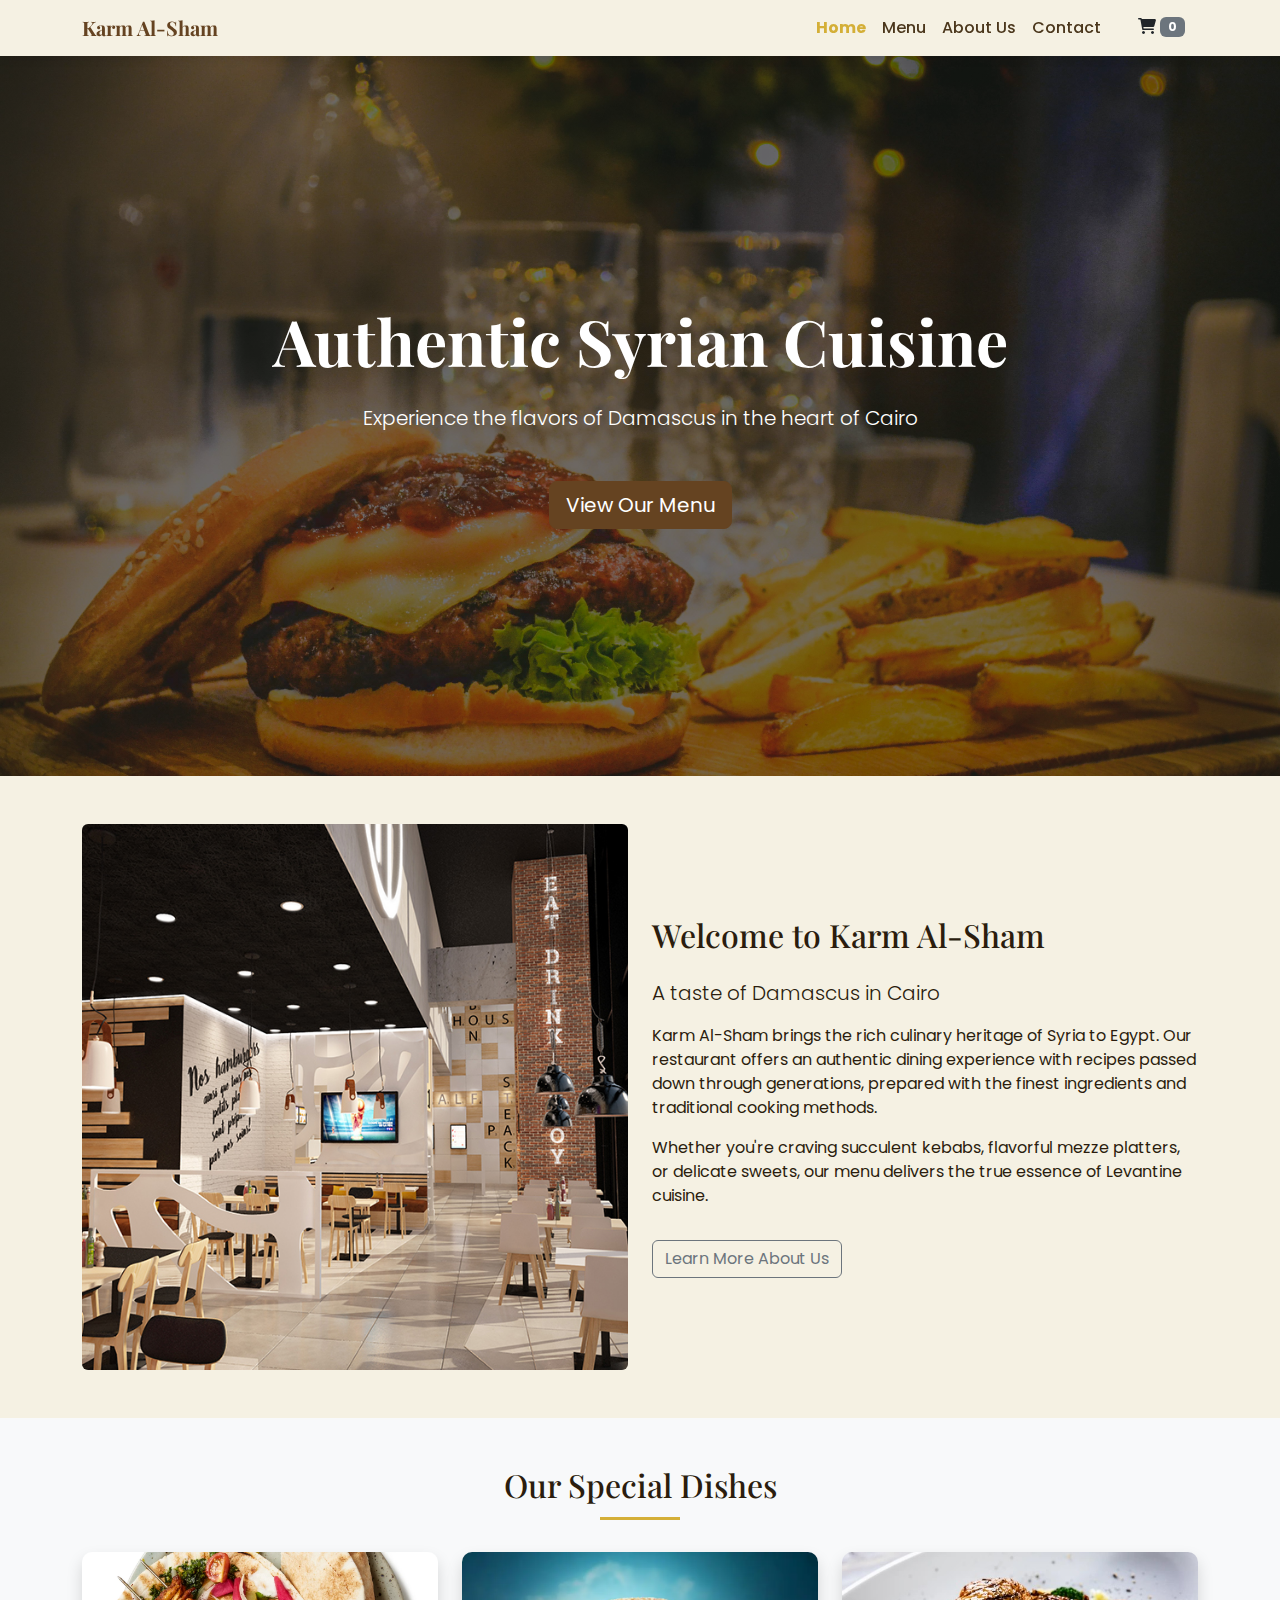
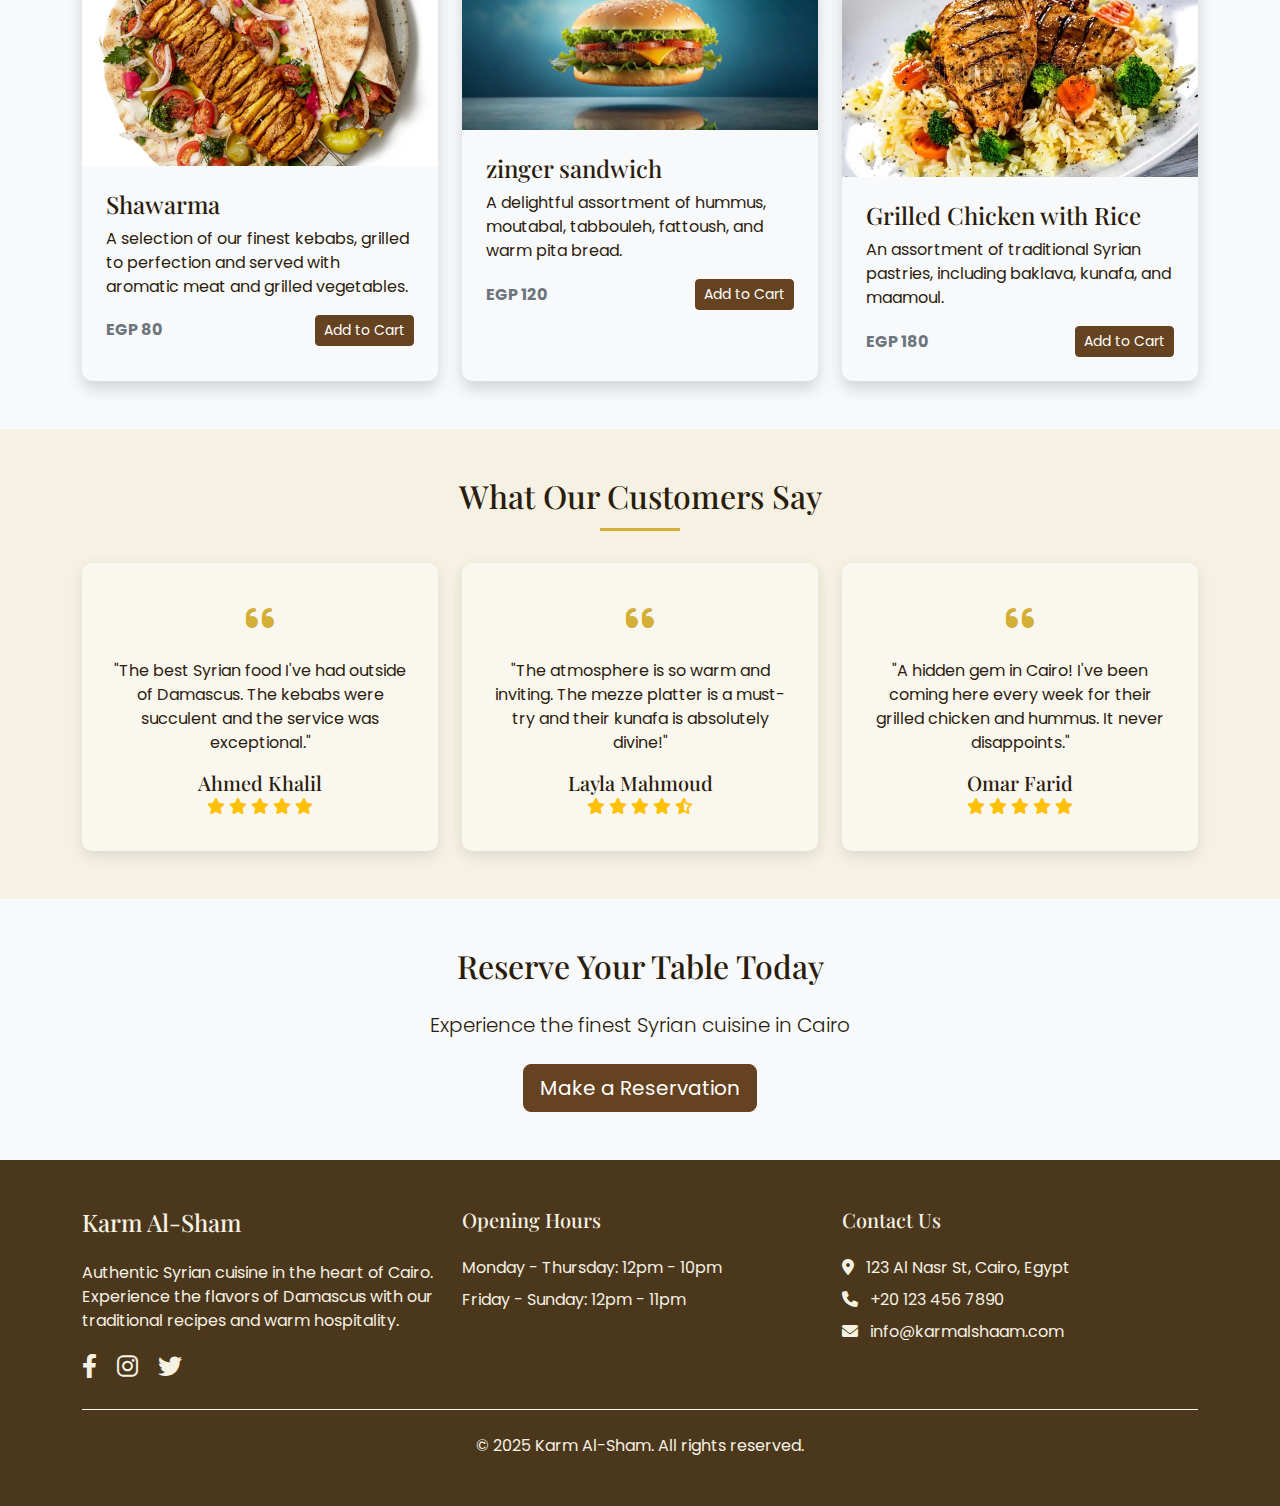
<file: index.html>
<!DOCTYPE html>
<html lang="en">

<head>
    <meta charset="UTF-8">
    <meta name="viewport" content="width=device-width, initial-scale=1.0">
    <title>Karm Al-Sham</title>
    <!-- Bootstrap CSS -->
    <link href="https://cdn.jsdelivr.net/npm/bootstrap@5.3.0/dist/css/bootstrap.min.css" rel="stylesheet">
    <!-- Font Awesome -->
    <link rel="stylesheet" href="https://cdnjs.cloudflare.com/ajax/libs/font-awesome/6.0.0/css/all.min.css">
    <!-- Google Fonts -->
    <link
        href="https://fonts.googleapis.com/css2?family=Playfair+Display:wght@400;700&family=Poppins:wght@300;400;500&display=swap"
        rel="stylesheet">
    <!-- CSS -->
    <link rel="stylesheet" href="css/style.css">
</head>

<body>
    <!-- Navbar -->
    <nav class="navbar navbar-expand-lg sticky-top">
        <div class="container">
            <a class="navbar-brand" href="#">Karm Al-Sham</a>
            <button class="navbar-toggler" type="button" data-bs-toggle="collapse" data-bs-target="#navbarNav">
                <span class="navbar-toggler-icon"></span>
            </button>
            <div class="collapse navbar-collapse" id="navbarNav">
                <ul class="navbar-nav ms-auto">
                    <li class="nav-item">
                        <a class="nav-link active" href="index.html">Home</a>
                    </li>
                    <li class="nav-item">
                        <a class="nav-link" href="menu.html">Menu</a>
                    </li>
                    <li class="nav-item">
                        <a class="nav-link" href="about.html">About Us</a>
                    </li>
                    <li class="nav-item">
                        <a class="nav-link" href="contact.html">Contact</a>
                    </li>
                    <li class="nav-item ms-3">
                        <button class="btn" id="cart-button">
                            <i class="fas fa-shopping-cart"></i>
                            <span class="badge bg-secondary" id="cart-count">0</span>
                        </button>
                    </li>
                </ul>
            </div>
        </div>
    </nav>

    <section class="hero d-flex align-items-center">
        <div class="container text-center">
            <h1 class="display-3 fw-bold mb-4">Authentic Syrian Cuisine</h1>
            <p class="lead mb-5">Experience the flavors of Damascus in the heart of Cairo</p>
            <a href="menu.html" class="btn btn-primary btn-lg">View Our Menu</a>
        </div>
    </section>

    <section class="py-5">
        <div class="container">
            <div class="row align-items-center">
                <div class="col-lg-6 mb-4 mb-lg-0">
                    <img src="img/half-time-10.jpg" alt="Restaurant Interior" class="img-fluid rounded">
                </div>
                <div class="col-lg-6">
                    <h2 class="mb-4">Welcome to Karm Al-Sham</h2>
                    <p class="lead">A taste of Damascus in Cairo</p>
                    <p>Karm Al-Sham brings the rich culinary heritage of Syria to Egypt. Our restaurant offers an
                        authentic dining experience with recipes passed down through generations, prepared with the
                        finest ingredients and traditional cooking methods.</p>
                    <p>Whether you're craving succulent kebabs, flavorful mezze platters, or delicate sweets, our menu
                        delivers the true essence of Levantine cuisine.</p>
                    <a href="about.html" class="btn btn-outline-secondary mt-3">Learn More About Us</a>
                </div>
            </div>
        </div>
    </section>

    <section class="py-5 bg-light">
        <div class="container">
            <h2 class="text-center section-title">Our Special Dishes</h2>
            <div class="row g-4">
                <div class="col-md-4">
                    <div class="special-dish shadow h-100">
                        <img src="img/2819.webp" alt="Maria Mix" class="img-fluid">
                        <div class="p-4">
                            <h4>Shawarma</h4>
                            <p>A selection of our finest kebabs, grilled to perfection and served with aromatic meat and
                                grilled vegetables.</p>
                            <div class="d-flex justify-content-between align-items-center">
                                <span class="fw-bold text-secondary">EGP 80</span>
                                <button class="btn btn-sm btn-primary add-to-cart" data-id="1" data-name="Maria Mix"
                                    data-price="180" data-image="img/2819.webp">Add to Cart</button>
                            </div>
                        </div>
                    </div>
                </div>

                <div class="col-md-4">
                    <div class="special-dish shadow h-100">
                        <img src="img/delicious-floating-zinger-burger-generative-ai-design-background-instagram-facebook-wall-painting-wallpaper-art-backgrounds-324124334.webp"
                            alt="Zinger" class="img-fluid">
                        <div class="p-4">
                            <h4>zinger sandwich</h4>
                            <p>A delightful assortment of hummus, moutabal, tabbouleh, fattoush, and warm pita bread.
                            </p>
                            <div class="d-flex justify-content-between align-items-center">
                                <span class="fw-bold text-secondary">EGP 120</span>
                                <button class="btn btn-sm btn-primary add-to-cart" data-id="2" data-name="Zinger"
                                    data-price="120"
                                    data-image="img/delicious-floating-zinger-burger-generative-ai-design-background-instagram-facebook-wall-painting-wallpaper-art-backgrounds-324124334.webp">Add
                                    to Cart</button>
                            </div>
                        </div>
                    </div>
                </div>

                <div class="col-md-4">
                    <div class="special-dish shadow h-100">
                        <img src="img/grilled-chicken-fillets-rice-vegetables-600w-1457179505.jpg"
                            alt="Grilled Chicken with Rice" class="img-fluid">
                        <div class="p-4">
                            <h4>Grilled Chicken with Rice</h4>
                            <p>An assortment of traditional Syrian pastries, including baklava, kunafa, and maamoul.</p>
                            <div class="d-flex justify-content-between align-items-center">
                                <span class="fw-bold text-secondary">EGP 180</span>
                                <button class="btn btn-sm btn-primary add-to-cart" data-id="3"
                                    data-name="Grilled Chicken with Rice" data-price="90"
                                    data-image="img/grilled-chicken-fillets-rice-vegetables-600w-1457179505.jpg">Add to
                                    Cart</button>
                            </div>
                        </div>
                    </div>
                </div>
            </div>
        </div>
    </section>

    <section class="py-5">
        <div class="container">
            <h2 class="text-center section-title">What Our Customers Say</h2>
            <div class="row g-4">
                <div class="col-md-4">
                    <div class="testimonial-card text-center h-100">
                        <div class="quote-icon">
                            <i class="fas fa-quote-left"></i>
                        </div>
                        <p>"The best Syrian food I've had outside of Damascus. The kebabs were succulent and the service
                            was exceptional."</p>
                        <div class="mt-3">
                            <h5 class="mb-0">Ahmed Khalil</h5>
                            <div class="text-warning">
                                <i class="fas fa-star"></i>
                                <i class="fas fa-star"></i>
                                <i class="fas fa-star"></i>
                                <i class="fas fa-star"></i>
                                <i class="fas fa-star"></i>
                            </div>
                        </div>
                    </div>
                </div>

                <div class="col-md-4">
                    <div class="testimonial-card text-center h-100">
                        <div class="quote-icon">
                            <i class="fas fa-quote-left"></i>
                        </div>
                        <p>"The atmosphere is so warm and inviting. The mezze platter is a must-try and their kunafa is
                            absolutely divine!"</p>
                        <div class="mt-3">
                            <h5 class="mb-0">Layla Mahmoud</h5>
                            <div class="text-warning">
                                <i class="fas fa-star"></i>
                                <i class="fas fa-star"></i>
                                <i class="fas fa-star"></i>
                                <i class="fas fa-star"></i>
                                <i class="fas fa-star-half-alt"></i>
                            </div>
                        </div>
                    </div>
                </div>

                <div class="col-md-4">
                    <div class="testimonial-card text-center h-100">
                        <div class="quote-icon">
                            <i class="fas fa-quote-left"></i>
                        </div>
                        <p>"A hidden gem in Cairo! I've been coming here every week for their grilled chicken and
                            hummus. It never disappoints."</p>
                        <div class="mt-3">
                            <h5 class="mb-0">Omar Farid</h5>
                            <div class="text-warning">
                                <i class="fas fa-star"></i>
                                <i class="fas fa-star"></i>
                                <i class="fas fa-star"></i>
                                <i class="fas fa-star"></i>
                                <i class="fas fa-star"></i>
                            </div>
                        </div>
                    </div>
                </div>
            </div>
        </div>
    </section>

    <section class="py-5 bg-light">
        <div class="container text-center">
            <h2 class="mb-4">Reserve Your Table Today</h2>
            <p class="lead mb-4">Experience the finest Syrian cuisine in Cairo</p>
            <a href="contact.html" class="btn btn-primary btn-lg">Make a Reservation</a>
        </div>
    </section>

    <!-- Footer -->
    <footer>
        <div class="container">
            <div class="row">
                <div class="col-md-4 mb-4 mb-md-0">
                    <h4 class="mb-4">Karm Al-Sham</h4>
                    <p>Authentic Syrian cuisine in the heart of Cairo. Experience the flavors of Damascus with our
                        traditional recipes and warm hospitality.</p>
                    <div class="mt-3">
                        <a href="#" class="social-icon"><i class="fab fa-facebook-f"></i></a>
                        <a href="#" class="social-icon"><i class="fab fa-instagram"></i></a>
                        <a href="#" class="social-icon"><i class="fab fa-twitter"></i></a>
                    </div>
                </div>
                <div class="col-md-4 mb-4 mb-md-0">
                    <h5 class="mb-4">Opening Hours</h5>
                    <ul class="list-unstyled">
                        <li class="mb-2">Monday - Thursday: 12pm - 10pm</li>
                        <li class="mb-2">Friday - Sunday: 12pm - 11pm</li>
                    </ul>
                </div>
                <div class="col-md-4">
                    <h5 class="mb-4">Contact Us</h5>
                    <ul class="list-unstyled">
                        <li class="mb-2"><i class="fas fa-map-marker-alt me-2"></i> 123 Al Nasr St, Cairo, Egypt</li>
                        <li class="mb-2"><i class="fas fa-phone me-2"></i> +20 123 456 7890</li>
                        <li class="mb-2"><i class="fas fa-envelope me-2"></i> info@karmalshaam.com</li>
                    </ul>
                </div>
            </div>
            <div class="text-center mt-4 pt-4 border-top border-light">
                <p class="mb-0">&copy; 2025 Karm Al-Sham. All rights reserved.</p>
            </div>
        </div>
    </footer>

    <!-- Cart Sidebar -->
    <div class="cart-sidebar" id="cart-sidebar">
        <div class="cart-header">
            <h4 class="mb-0">Your Cart</h4>
            <button class="btn-close" id="close-cart"></button>
        </div>
        <div id="cart-items">
            <div class="text-center py-5">
                <i class="fas fa-shopping-cart mb-3" style="font-size: 3rem; color: #ddd;"></i>
                <p>Your cart is empty</p>
            </div>
        </div>
        <div class="cart-total">
            <span>Total:</span>
            <span id="cart-total-amount">EGP 0</span>
        </div>
        <a href="chekout.html">
            <button class="btn btn-primary w-100 mt-3">Checkout</button>
        </a>

    </div>

    <div class="cart-overlay" id="cart-overlay"></div>



    <script src="https://cdn.jsdelivr.net/npm/bootstrap@5.3.0/dist/js/bootstrap.bundle.min.js"></script>
    <script src="js/script.js"></script>

</body>

</html>
</file>
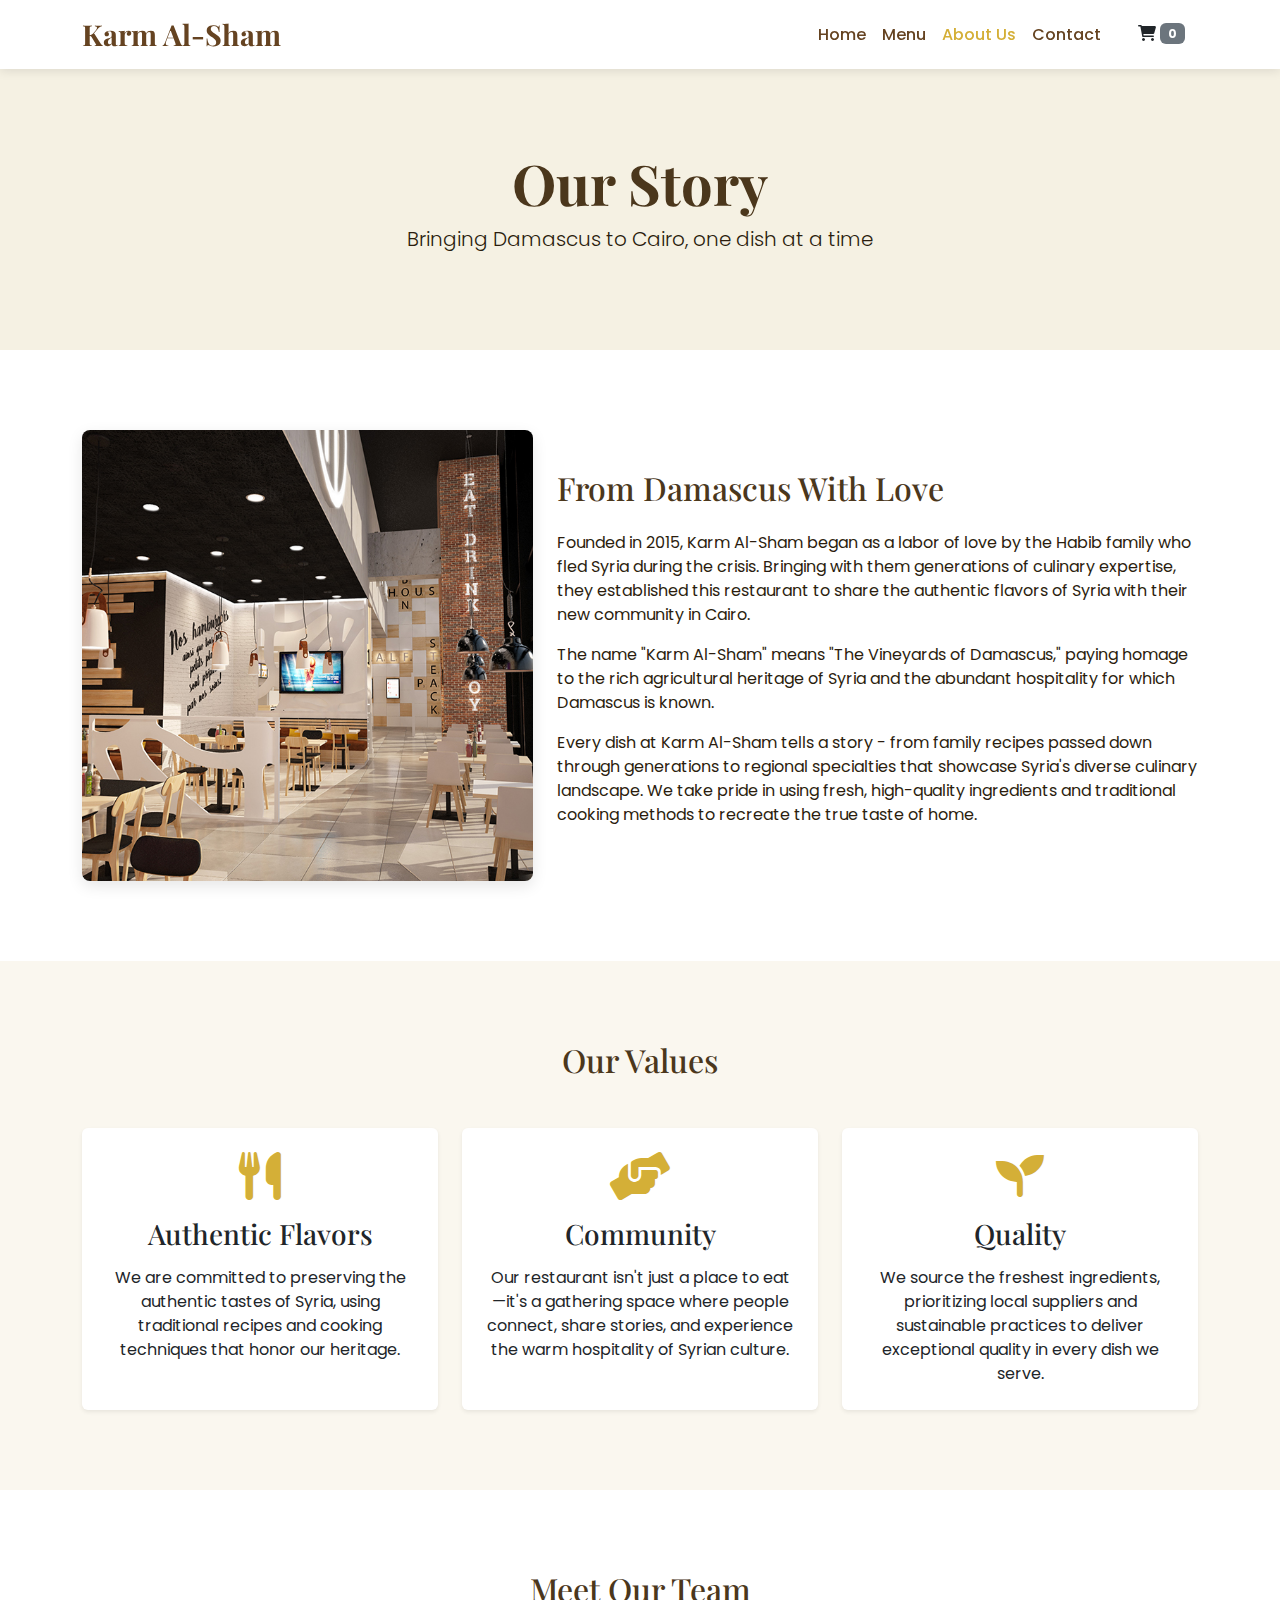
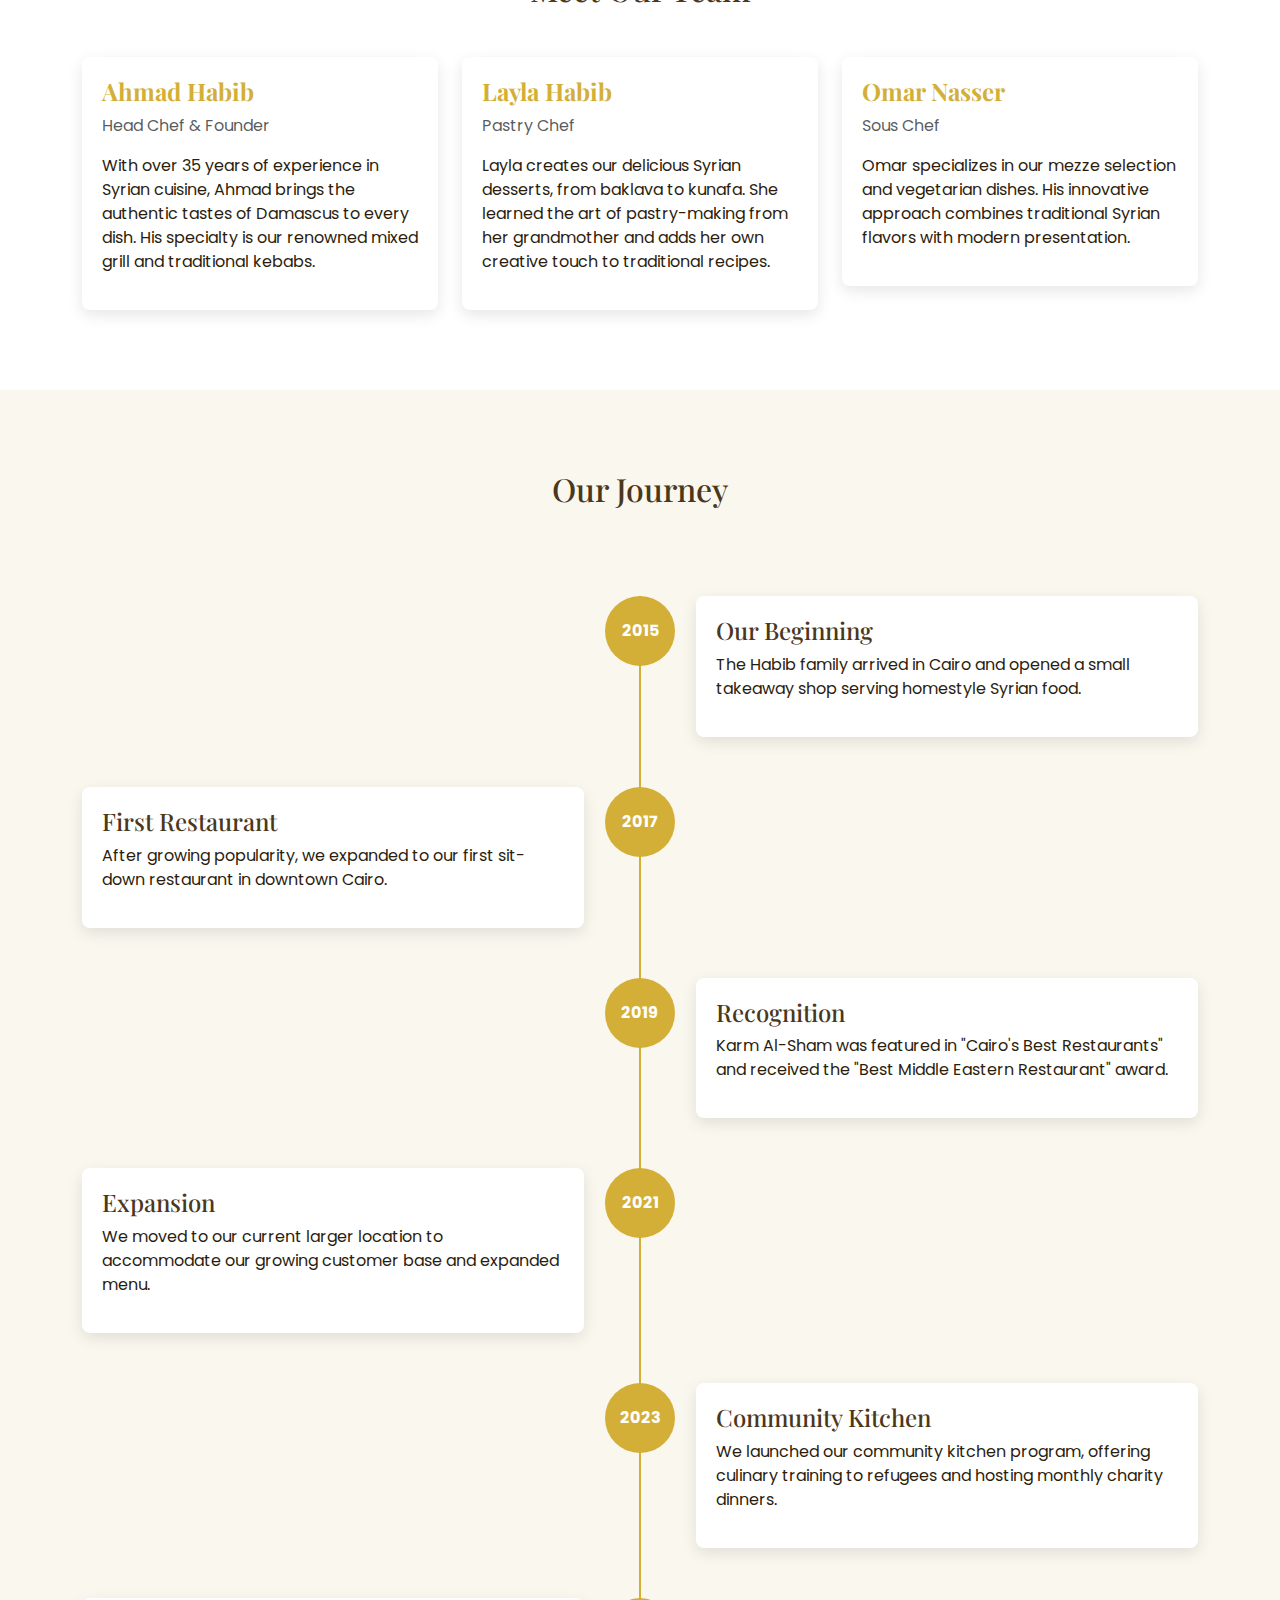
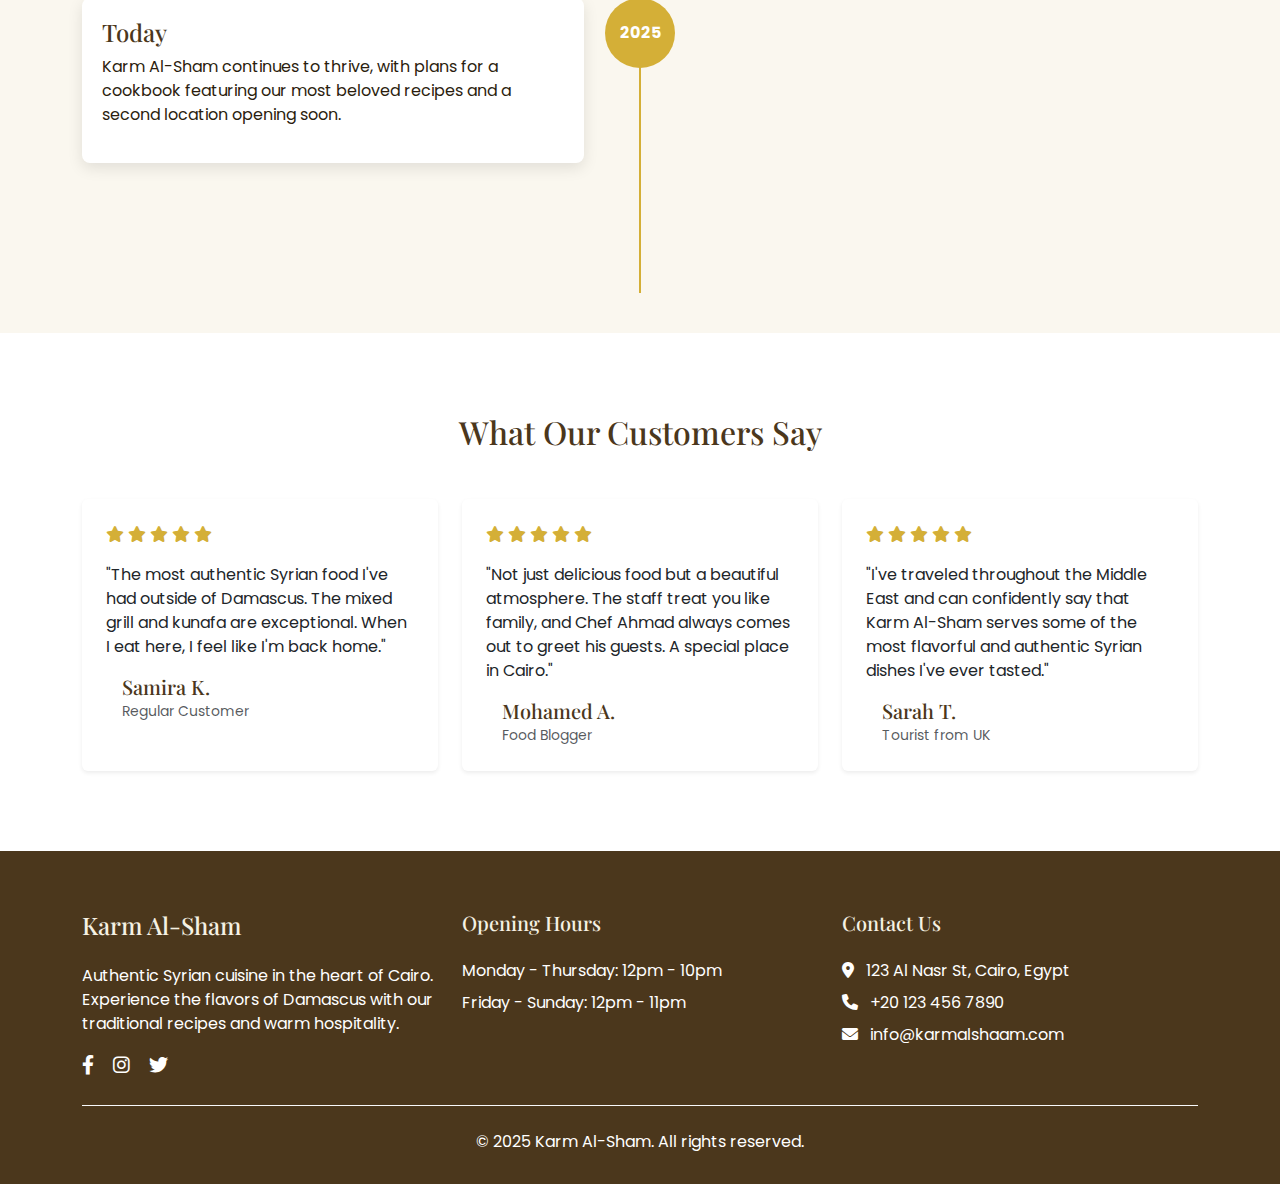
<file: about.html>
<!DOCTYPE html>
<html lang="en">

<head>
    <meta charset="UTF-8">
    <meta name="viewport" content="width=device-width, initial-scale=1.0">
    <title>About Us | Karm Al-Sham</title>
    <!-- Bootstrap CSS -->
    <link href="https://cdn.jsdelivr.net/npm/bootstrap@5.3.0/dist/css/bootstrap.min.css" rel="stylesheet">
    <!-- Font Awesome -->
    <link rel="stylesheet" href="https://cdnjs.cloudflare.com/ajax/libs/font-awesome/6.0.0/css/all.min.css">
    <!-- Google Fonts -->
    <link
        href="https://fonts.googleapis.com/css2?family=Playfair+Display:wght@400;700&family=Poppins:wght@300;400;500&display=swap"
        rel="stylesheet">
    <!--  CSS -->
    <link rel="stylesheet" href="css/about.css">
</head>

<body>
    <!-- Navbar -->
    <nav class="navbar navbar-expand-lg sticky-top">
        <div class="container">
            <a class="navbar-brand" href="#">Karm Al-Sham</a>
            <button class="navbar-toggler" type="button" data-bs-toggle="collapse" data-bs-target="#navbarNav">
                <span class="navbar-toggler-icon"></span>
            </button>
            <div class="collapse navbar-collapse" id="navbarNav">
                <ul class="navbar-nav ms-auto">
                    <li class="nav-item">
                        <a class="nav-link" href="index.html">Home</a>
                    </li>
                    <li class="nav-item">
                        <a class="nav-link" href="menu.html">Menu</a>
                    </li>
                    <li class="nav-item">
                        <a class="nav-link active" href="about.html">About Us</a>
                    </li>
                    <li class="nav-item">
                        <a class="nav-link" href="contact.html">Contact</a>
                    </li>
                    <li class="nav-item ms-3">
                        <button class="btn" id="cart-button">
                            <i class="fas fa-shopping-cart"></i>
                            <span class="badge bg-secondary" id="cart-count">0</span>
                        </button>
                    </li>
                </ul>
            </div>
        </div>
    </nav>

    <section class="about-header text-center">
        <div class="container">
            <h1 class="display-4 fw-bold">Our Story</h1>
            <p class="lead">Bringing Damascus to Cairo, one dish at a time</p>
        </div>
    </section>

    <section class="about-section">
        <div class="container">
            <div class="row align-items-center">
                <div class="col-lg-5 mb-4 mb-lg-0">
                    <img src="img/half-time-10.jpg" alt="Restaurant interior" class="img-fluid about-img">
                </div>
                <div class="col-lg-7">
                    <h2 class="mb-4">From Damascus With Love</h2>
                    <p>Founded in 2015, Karm Al-Sham began as a labor of love by the Habib family who fled Syria during
                        the crisis. Bringing with them generations of culinary expertise, they established this
                        restaurant to share the authentic flavors of Syria with their new community in Cairo.</p>
                    <p>The name "Karm Al-Sham" means "The Vineyards of Damascus," paying homage to the rich agricultural
                        heritage of Syria and the abundant hospitality for which Damascus is known.</p>
                    <p>Every dish at Karm Al-Sham tells a story - from family recipes passed down through generations to
                        regional specialties that showcase Syria's diverse culinary landscape. We take pride in using
                        fresh, high-quality ingredients and traditional cooking methods to recreate the true taste of
                        home.</p>
                </div>
            </div>
        </div>
    </section>

    <section class="about-section bg-light">
        <div class="container">
            <h2 class="text-center mb-5">Our Values</h2>
            <div class="row g-4">
                <div class="col-md-4">
                    <div class="card h-100 border-0 shadow-sm">
                        <div class="card-body text-center p-4">
                            <div class="mb-3">
                                <i class="fas fa-utensils fa-3x"></i>
                            </div>
                            <h3 class="card-title mb-3">Authentic Flavors</h3>
                            <p class="card-text">We are committed to preserving the authentic tastes of Syria, using
                                traditional recipes and cooking techniques that honor our heritage.</p>
                        </div>
                    </div>
                </div>
                <div class="col-md-4">
                    <div class="card h-100 border-0 shadow-sm">
                        <div class="card-body text-center p-4">
                            <div class="mb-3">
                                <i class="fas fa-hands-helping fa-3x"></i>
                            </div>
                            <h3 class="card-title mb-3">Community</h3>
                            <p class="card-text">Our restaurant isn't just a place to eat—it's a gathering space where
                                people connect, share stories, and experience the warm hospitality of Syrian culture.
                            </p>
                        </div>
                    </div>
                </div>
                <div class="col-md-4">
                    <div class="card h-100 border-0 shadow-sm">
                        <div class="card-body text-center p-4">
                            <div class="mb-3">
                                <i class="fas fa-seedling fa-3x"></i>
                            </div>
                            <h3 class="card-title mb-3">Quality</h3>
                            <p class="card-text">We source the freshest ingredients, prioritizing local suppliers and
                                sustainable practices to deliver exceptional quality in every dish we serve.</p>
                        </div>
                    </div>
                </div>
            </div>
        </div>
    </section>

    <section class="about-section">
        <div class="container">
            <h2 class="text-center mb-5">Meet Our Team</h2>
            <div class="row g-4">
                <div class="col-lg-4 col-md-6">
                    <div class="chef-card">
                        <div class="chef-info">
                            <h4>Ahmad Habib</h4>
                            <p class="text-muted">Head Chef & Founder</p>
                            <p>With over 35 years of experience in Syrian cuisine, Ahmad brings the authentic tastes of
                                Damascus to every dish. His specialty is our renowned mixed grill and traditional
                                kebabs.</p>
                        </div>
                    </div>
                </div>
                <div class="col-lg-4 col-md-6">
                    <div class="chef-card">
                        <div class="chef-info">
                            <h4>Layla Habib</h4>
                            <p class="text-muted">Pastry Chef</p>
                            <p>Layla creates our delicious Syrian desserts, from baklava to kunafa. She learned the art
                                of pastry-making from her grandmother and adds her own creative touch to traditional
                                recipes.</p>
                        </div>
                    </div>
                </div>
                <div class="col-lg-4 col-md-6">
                    <div class="chef-card">
                        <div class="chef-info">
                            <h4>Omar Nasser</h4>
                            <p class="text-muted">Sous Chef</p>
                            <p>Omar specializes in our mezze selection and vegetarian dishes. His innovative approach
                                combines traditional Syrian flavors with modern presentation.</p>
                        </div>
                    </div>
                </div>
            </div>
        </div>
    </section>

    <section class="about-section bg-light">
        <div class="container">
            <h2 class="text-center mb-5">Our Journey</h2>
            <div class="timeline">
                <div class="timeline-item">
                    <div class="timeline-year">2015</div>
                    <div class="timeline-content">
                        <h4>Our Beginning</h4>
                        <p>The Habib family arrived in Cairo and opened a small takeaway shop serving homestyle Syrian
                            food.</p>
                    </div>
                </div>
                <div class="timeline-item">
                    <div class="timeline-year">2017</div>
                    <div class="timeline-content">
                        <h4>First Restaurant</h4>
                        <p>After growing popularity, we expanded to our first sit-down restaurant in downtown Cairo.</p>
                    </div>
                </div>
                <div class="timeline-item">
                    <div class="timeline-year">2019</div>
                    <div class="timeline-content">
                        <h4>Recognition</h4>
                        <p>Karm Al-Sham was featured in "Cairo's Best Restaurants" and received the "Best Middle Eastern
                            Restaurant" award.</p>
                    </div>
                </div>
                <div class="timeline-item">
                    <div class="timeline-year">2021</div>
                    <div class="timeline-content">
                        <h4>Expansion</h4>
                        <p>We moved to our current larger location to accommodate our growing customer base and expanded
                            menu.</p>
                    </div>
                </div>
                <div class="timeline-item">
                    <div class="timeline-year">2023</div>
                    <div class="timeline-content">
                        <h4>Community Kitchen</h4>
                        <p>We launched our community kitchen program, offering culinary training to refugees and hosting
                            monthly charity dinners.</p>
                    </div>
                </div>
                <div class="timeline-item">
                    <div class="timeline-year">2025</div>
                    <div class="timeline-content">
                        <h4>Today</h4>
                        <p>Karm Al-Sham continues to thrive, with plans for a cookbook featuring our most beloved
                            recipes and a second location opening soon.</p>
                    </div>
                </div>
            </div>
        </div>
    </section>

    <section class="about-section">
        <div class="container">
            <h2 class="text-center mb-5">What Our Customers Say</h2>
            <div class="row g-4">
                <div class="col-md-4">
                    <div class="card h-100 border-0 shadow-sm">
                        <div class="card-body p-4">
                            <div class="mb-3 text-warning">
                                <i class="fas fa-star"></i>
                                <i class="fas fa-star"></i>
                                <i class="fas fa-star"></i>
                                <i class="fas fa-star"></i>
                                <i class="fas fa-star"></i>
                            </div>
                            <p class="card-text">"The most authentic Syrian food I've had outside of Damascus. The mixed
                                grill and kunafa are exceptional. When I eat here, I feel like I'm back home."</p>
                            <div class="d-flex align-items-center mt-3">
                                <div class="ms-3">
                                    <h5 class="mb-0">Samira K.</h5>
                                    <small class="text-muted">Regular Customer</small>
                                </div>
                            </div>
                        </div>
                    </div>
                </div>
                <div class="col-md-4">
                    <div class="card h-100 border-0 shadow-sm">
                        <div class="card-body p-4">
                            <div class="mb-3 text-warning">
                                <i class="fas fa-star"></i>
                                <i class="fas fa-star"></i>
                                <i class="fas fa-star"></i>
                                <i class="fas fa-star"></i>
                                <i class="fas fa-star"></i>
                            </div>
                            <p class="card-text">"Not just delicious food but a beautiful atmosphere. The staff treat
                                you like family, and Chef Ahmad always comes out to greet his guests. A special place in
                                Cairo."</p>
                            <div class="d-flex align-items-center mt-3">
                                <div class="ms-3">
                                    <h5 class="mb-0">Mohamed A.</h5>
                                    <small class="text-muted">Food Blogger</small>
                                </div>
                            </div>
                        </div>
                    </div>
                </div>
                <div class="col-md-4">
                    <div class="card h-100 border-0 shadow-sm">
                        <div class="card-body p-4">
                            <div class="mb-3 text-warning">
                                <i class="fas fa-star"></i>
                                <i class="fas fa-star"></i>
                                <i class="fas fa-star"></i>
                                <i class="fas fa-star"></i>
                                <i class="fas fa-star"></i>
                            </div>
                            <p class="card-text">"I've traveled throughout the Middle East and can confidently say that
                                Karm Al-Sham serves some of the most flavorful and authentic Syrian dishes I've ever
                                tasted."</p>
                            <div class="d-flex align-items-center mt-3">
                                <div class="ms-3">
                                    <h5 class="mb-0">Sarah T.</h5>
                                    <small class="text-muted">Tourist from UK</small>
                                </div>
                            </div>
                        </div>
                    </div>
                </div>
            </div>
        </div>
    </section>

    <!-- Footer -->
    <footer>
        <div class="container">
            <div class="row">
                <div class="col-md-4 mb-4 mb-md-0">
                    <h4 class="mb-4">Karm Al-Sham</h4>
                    <p>Authentic Syrian cuisine in the heart of Cairo. Experience the flavors of Damascus with our
                        traditional recipes and warm hospitality.</p>
                    <div class="mt-3">
                        <a href="#" class="social-icon"><i class="fab fa-facebook-f"></i></a>
                        <a href="#" class="social-icon"><i class="fab fa-instagram"></i></a>
                        <a href="#" class="social-icon"><i class="fab fa-twitter"></i></a>
                    </div>
                </div>
                <div class="col-md-4 mb-4 mb-md-0">
                    <h5 class="mb-4">Opening Hours</h5>
                    <ul class="list-unstyled">
                        <li class="mb-2">Monday - Thursday: 12pm - 10pm</li>
                        <li class="mb-2">Friday - Sunday: 12pm - 11pm</li>
                    </ul>
                </div>
                <div class="col-md-4">
                    <h5 class="mb-4">Contact Us</h5>
                    <ul class="list-unstyled">
                        <li class="mb-2"><i class="fas fa-map-marker-alt me-2"></i> 123 Al Nasr St, Cairo, Egypt</li>
                        <li class="mb-2"><i class="fas fa-phone me-2"></i> +20 123 456 7890</li>
                        <li class="mb-2"><i class="fas fa-envelope me-2"></i> info@karmalshaam.com</li>
                    </ul>
                </div>
            </div>
            <div class="text-center mt-4 pt-4 border-top border-light">
                <p class="mb-0">&copy; 2025 Karm Al-Sham. All rights reserved.</p>
            </div>
        </div>
    </footer>

    <!-- Cart Sidebar -->
    <div class="cart-sidebar" id="cart-sidebar">
        <div class="cart-header">
            <h4 class="mb-0">Your Cart</h4>
            <button class="btn-close" id="close-cart"></button>
        </div>
        <div id="cart-items">
            <div class="text-center py-5">
                <i class="fas fa-shopping-cart mb-3" style="font-size: 3rem; color: #ddd;"></i>
                <p>Your cart is empty</p>
            </div>
        </div>
        <div class="cart-total">
            <span>Total:</span>
            <span id="cart-total-amount">EGP 0</span>
        </div>
        <a href="chekout.html">
            <button class="btn btn-primary w-100 mt-3">Checkout</button>
        </a>
    </div>

    <div class="cart-overlay" id="cart-overlay"></div>

    <script src="https://cdn.jsdelivr.net/npm/bootstrap@5.3.0/dist/js/bootstrap.bundle.min.js"></script>
    <script src="js/script.js"></script>
</body>

</html>
</file>
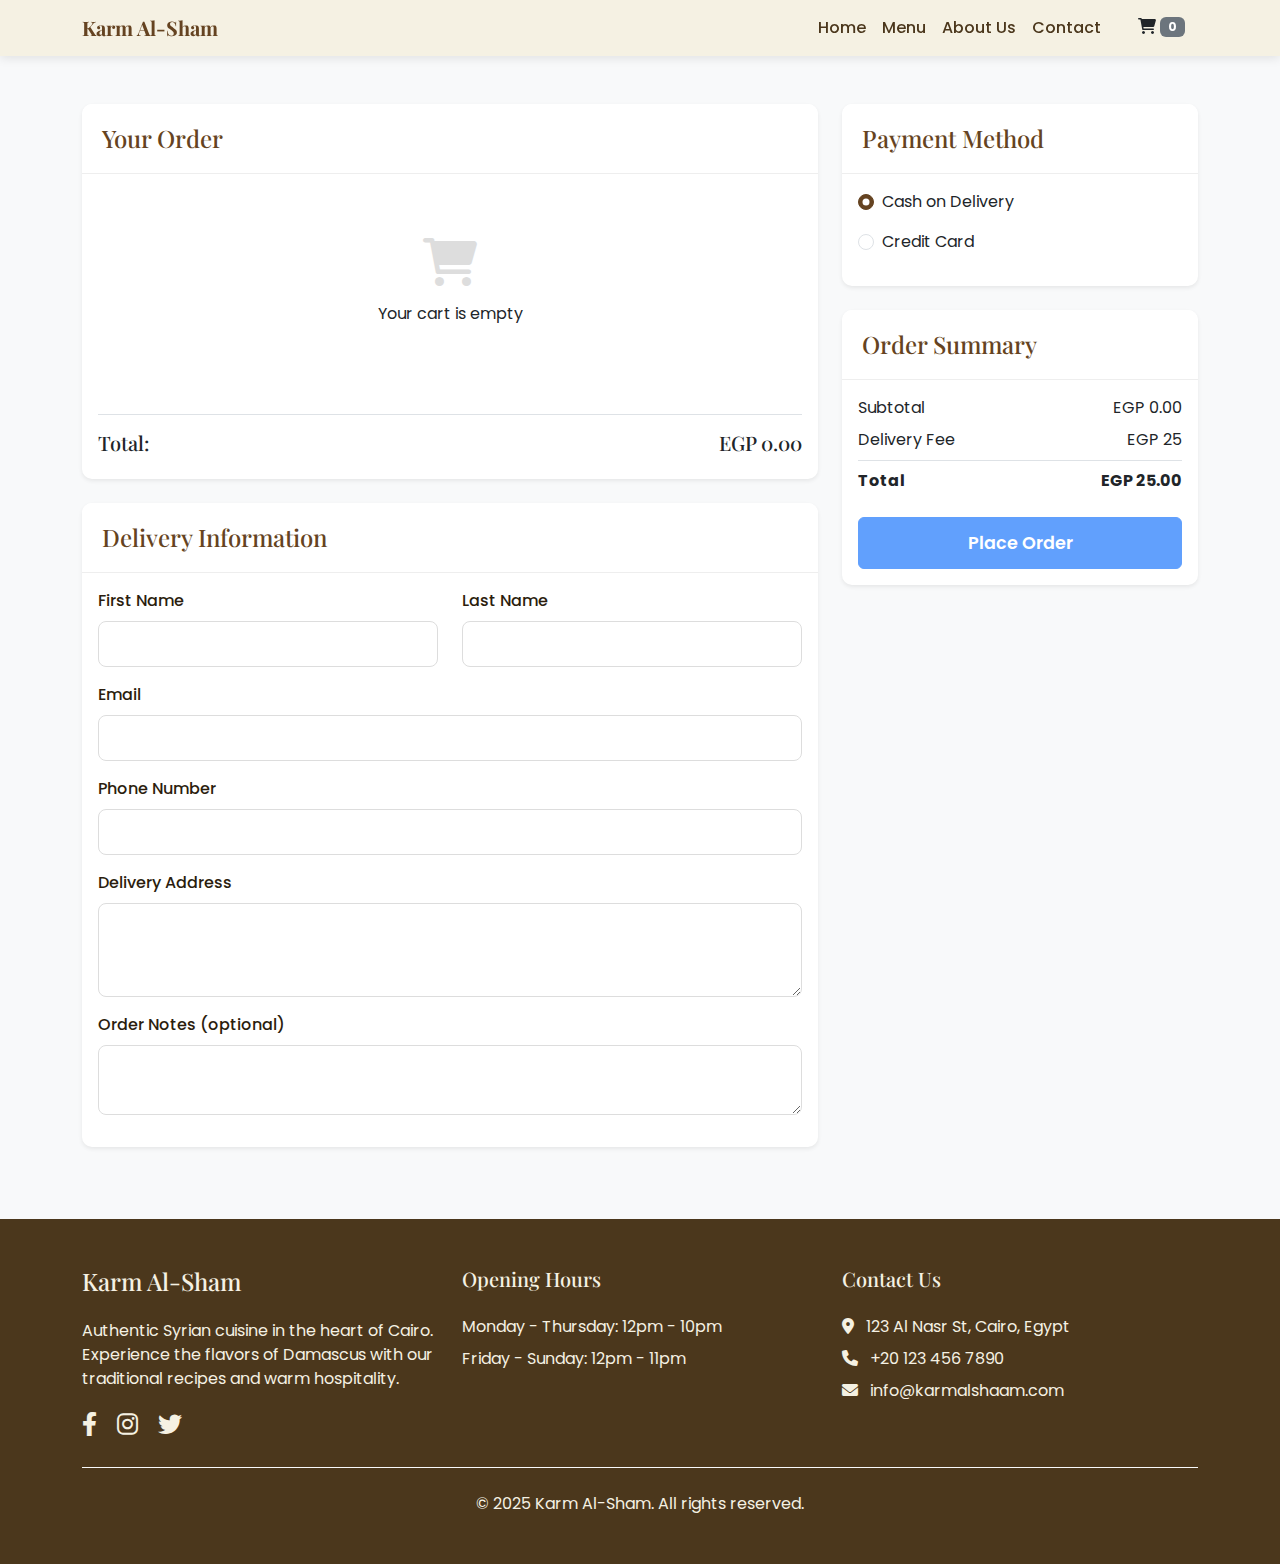
<file: chekout.html>
<!DOCTYPE html>
<html lang="en">

<head>
    <meta charset="UTF-8">
    <meta name="viewport" content="width=device-width, initial-scale=1.0">
    <title>Checkout | Karm Al-Sham</title>
    <!-- Bootstrap CSS -->
    <link href="https://cdn.jsdelivr.net/npm/bootstrap@5.3.0/dist/css/bootstrap.min.css" rel="stylesheet">
    <!-- Font Awesome -->
    <link rel="stylesheet" href="https://cdnjs.cloudflare.com/ajax/libs/font-awesome/6.0.0/css/all.min.css">
    <!-- Google Fonts -->
    <link
        href="https://fonts.googleapis.com/css2?family=Playfair+Display:wght@400;700&family=Poppins:wght@300;400;500&display=swap"
        rel="stylesheet">
    <!-- CSS -->
    <link rel="stylesheet" href="css/style.css">
</head>

<body>
    <!-- Navbar -->
    <nav class="navbar navbar-expand-lg sticky-top">
        <div class="container">
            <a class="navbar-brand" href="#">Karm Al-Sham</a>
            <button class="navbar-toggler" type="button" data-bs-toggle="collapse" data-bs-target="#navbarNav">
                <span class="navbar-toggler-icon"></span>
            </button>
            <div class="collapse navbar-collapse" id="navbarNav">
                <ul class="navbar-nav ms-auto">
                    <li class="nav-item">
                        <a class="nav-link" href="index.html">Home</a>
                    </li>
                    <li class="nav-item">
                        <a class="nav-link" href="menu.html">Menu</a>
                    </li>
                    <li class="nav-item">
                        <a class="nav-link" href="about.html">About Us</a>
                    </li>
                    <li class="nav-item">
                        <a class="nav-link" href="contact.html">Contact</a>
                    </li>
                    <li class="nav-item ms-3">
                        <button class="btn" id="cart-button">
                            <i class="fas fa-shopping-cart"></i>
                            <span class="badge bg-secondary" id="cart-count">0</span>
                        </button>
                    </li>
                </ul>
            </div>
        </div>
    </nav>

    <section class="py-5 bg-light">
        <div class="container">
            <div class="row">
                <div class="col-lg-8">
                    <div class="card shadow-sm mb-4">
                        <div class="card-header bg-white">
                            <h3 class="mb-0">Your Order</h3>
                        </div>
                        <div class="card-body">
                            <div id="checkout-items">
                                <div class="text-center py-5">
                                    <i class="fas fa-shopping-cart mb-3" style="font-size: 3rem; color: #ddd;"></i>
                                    <p>Your cart is empty</p>
                                </div>
                            </div>
                            <div class="checkout-total mt-4 pt-3 border-top d-flex justify-content-between">
                                <h5>Total:</h5>
                                <h5 id="checkout-total-amount">EGP 0</h5>
                            </div>
                        </div>
                    </div>

                    <div class="card shadow-sm mb-4">
                        <div class="card-header bg-white">
                            <h3 class="mb-0">Delivery Information</h3>
                        </div>
                        <div class="card-body">
                            <form id="deliveryForm">
                                <div class="row">
                                    <div class="col-md-6 mb-3">
                                        <label for="firstName" class="form-label">First Name</label>
                                        <input type="text" class="form-control" id="firstName" required>
                                    </div>
                                    <div class="col-md-6 mb-3">
                                        <label for="lastName" class="form-label">Last Name</label>
                                        <input type="text" class="form-control" id="lastName" required>
                                    </div>
                                </div>
                                <div class="mb-3">
                                    <label for="email" class="form-label">Email</label>
                                    <input type="email" class="form-control" id="email" required>
                                </div>
                                <div class="mb-3">
                                    <label for="phone" class="form-label">Phone Number</label>
                                    <input type="tel" class="form-control" id="phone" required>
                                </div>
                                <div class="mb-3">
                                    <label for="address" class="form-label">Delivery Address</label>
                                    <textarea class="form-control" id="address" rows="3" required></textarea>
                                </div>
                                <div class="mb-3">
                                    <label for="notes" class="form-label">Order Notes (optional)</label>
                                    <textarea class="form-control" id="notes" rows="2"></textarea>
                                </div>
                            </form>
                        </div>
                    </div>
                </div>

                <div class="col-lg-4">
                    <div class="card shadow-sm mb-4">
                        <div class="card-header bg-white">
                            <h3 class="mb-0">Payment Method</h3>
                        </div>
                        <div class="card-body">
                            <div class="form-check mb-3">
                                <input class="form-check-input" type="radio" name="paymentMethod" id="cashOnDelivery"
                                    checked>
                                <label class="form-check-label" for="cashOnDelivery">
                                    Cash on Delivery
                                </label>
                            </div>
                            <div class="form-check mb-3">
                                <input class="form-check-input" type="radio" name="paymentMethod" id="creditCard">
                                <label class="form-check-label" for="creditCard">
                                    Credit Card
                                </label>
                            </div>
                            <div id="creditCardDetails" class="mt-3 d-none">
                                <div class="mb-3">
                                    <label for="cardNumber" class="form-label">Card Number</label>
                                    <input type="text" class="form-control" id="cardNumber"
                                        placeholder="XXXX XXXX XXXX XXXX">
                                </div>
                                <div class="row">
                                    <div class="col-6 mb-3">
                                        <label for="expiryDate" class="form-label">Expiry Date</label>
                                        <input type="text" class="form-control" id="expiryDate" placeholder="MM/YY">
                                    </div>
                                    <div class="col-6 mb-3">
                                        <label for="cvv" class="form-label">CVV</label>
                                        <input type="text" class="form-control" id="cvv" placeholder="XXX">
                                    </div>
                                </div>
                                <div class="mb-3">
                                    <label for="cardName" class="form-label">Name on Card</label>
                                    <input type="text" class="form-control" id="cardName">
                                </div>
                            </div>
                        </div>
                    </div>

                    <div class="card shadow-sm mb-4">
                        <div class="card-header bg-white">
                            <h3 class="mb-0">Order Summary</h3>
                        </div>
                        <div class="card-body">
                            <div class="d-flex justify-content-between mb-2">
                                <span>Subtotal</span>
                                <span id="checkout-subtotal">EGP 0</span>
                            </div>
                            <div class="d-flex justify-content-between mb-2">
                                <span>Delivery Fee</span>
                                <span>EGP 25</span>
                            </div>
                            <div class="d-flex justify-content-between mb-2 border-top pt-2">
                                <strong>Total</strong>
                                <strong id="checkout-final-total">EGP 0</strong>
                            </div>
                            <button id="placeOrderBtn" class="btn btn-primary w-100 mt-3">Place Order</button>
                        </div>
                    </div>
                </div>
            </div>
        </div>
    </section>

    <!-- Cart Sidebar -->
    <div class="cart-sidebar" id="cart-sidebar">
        <div class="cart-header">
            <h4 class="mb-0">Your Cart</h4>
            <button class="btn-close" id="close-cart"></button>
        </div>
        <div id="cart-items">
            <div class="text-center py-5">
                <i class="fas fa-shopping-cart mb-3" style="font-size: 3rem; color: #ddd;"></i>
                <p>Your cart is empty</p>
            </div>
        </div>
        <div class="cart-total">
            <span>Total:</span>
            <span id="cart-total-amount">EGP 0</span>
        </div>
        <a href="checkout.html">
            <button class="btn btn-primary w-100 mt-3">Checkout</button>
        </a>
    </div>

    <div class="cart-overlay" id="cart-overlay"></div>

    <!-- Footer -->
    <footer>
        <div class="container">
            <div class="row">
                <div class="col-md-4 mb-4 mb-md-0">
                    <h4 class="mb-4">Karm Al-Sham</h4>
                    <p>Authentic Syrian cuisine in the heart of Cairo. Experience the flavors of Damascus with our
                        traditional recipes and warm hospitality.</p>
                    <div class="mt-3">
                        <a href="#" class="social-icon"><i class="fab fa-facebook-f"></i></a>
                        <a href="#" class="social-icon"><i class="fab fa-instagram"></i></a>
                        <a href="#" class="social-icon"><i class="fab fa-twitter"></i></a>
                    </div>
                </div>
                <div class="col-md-4 mb-4 mb-md-0">
                    <h5 class="mb-4">Opening Hours</h5>
                    <ul class="list-unstyled">
                        <li class="mb-2">Monday - Thursday: 12pm - 10pm</li>
                        <li class="mb-2">Friday - Sunday: 12pm - 11pm</li>
                    </ul>
                </div>
                <div class="col-md-4">
                    <h5 class="mb-4">Contact Us</h5>
                    <ul class="list-unstyled">
                        <li class="mb-2"><i class="fas fa-map-marker-alt me-2"></i> 123 Al Nasr St, Cairo, Egypt</li>
                        <li class="mb-2"><i class="fas fa-phone me-2"></i> +20 123 456 7890</li>
                        <li class="mb-2"><i class="fas fa-envelope me-2"></i> info@karmalshaam.com</li>
                    </ul>
                </div>
            </div>
            <div class="text-center mt-4 pt-4 border-top border-light">
                <p class="mb-0">&copy; 2025 Karm Al-Sham. All rights reserved.</p>
            </div>
        </div>
    </footer>

    <script src="https://cdn.jsdelivr.net/npm/bootstrap@5.3.0/dist/js/bootstrap.bundle.min.js"></script>
    <script src="js/script.js"></script>
</body>

</html>
</file>
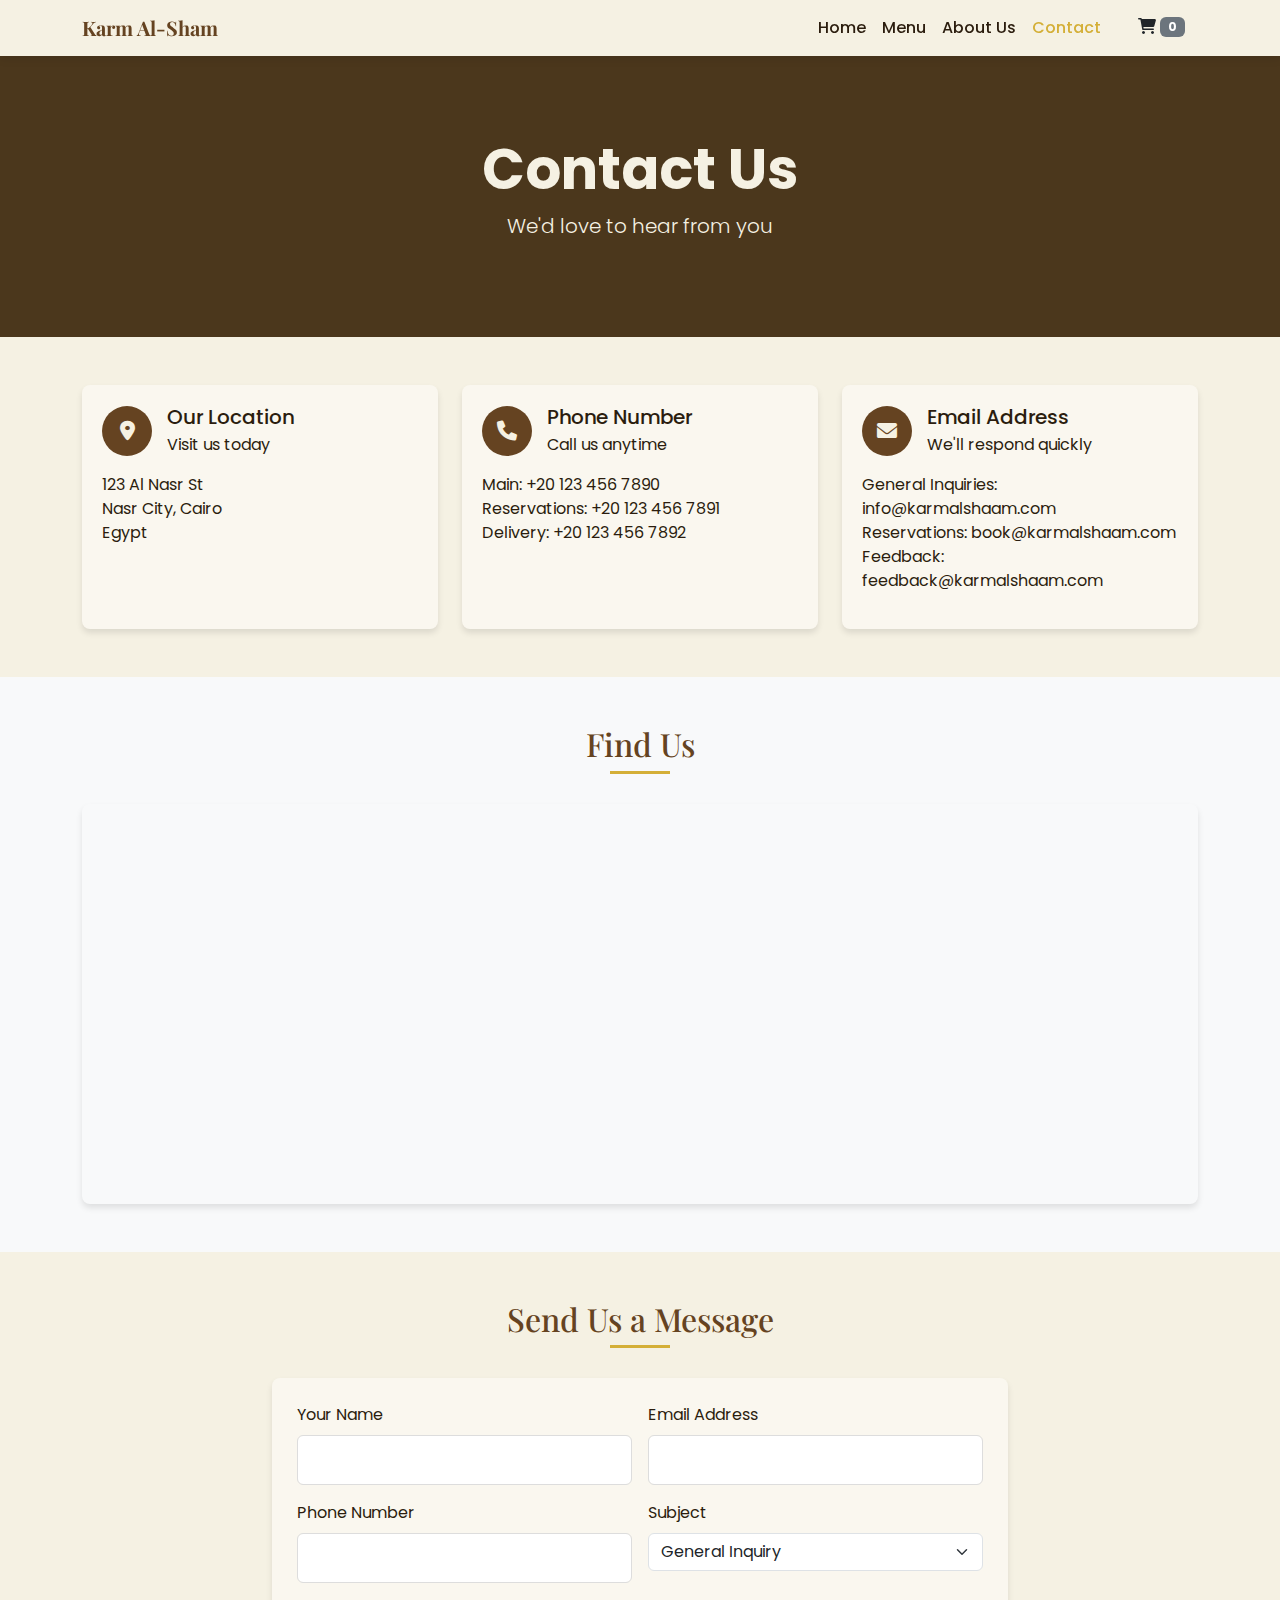
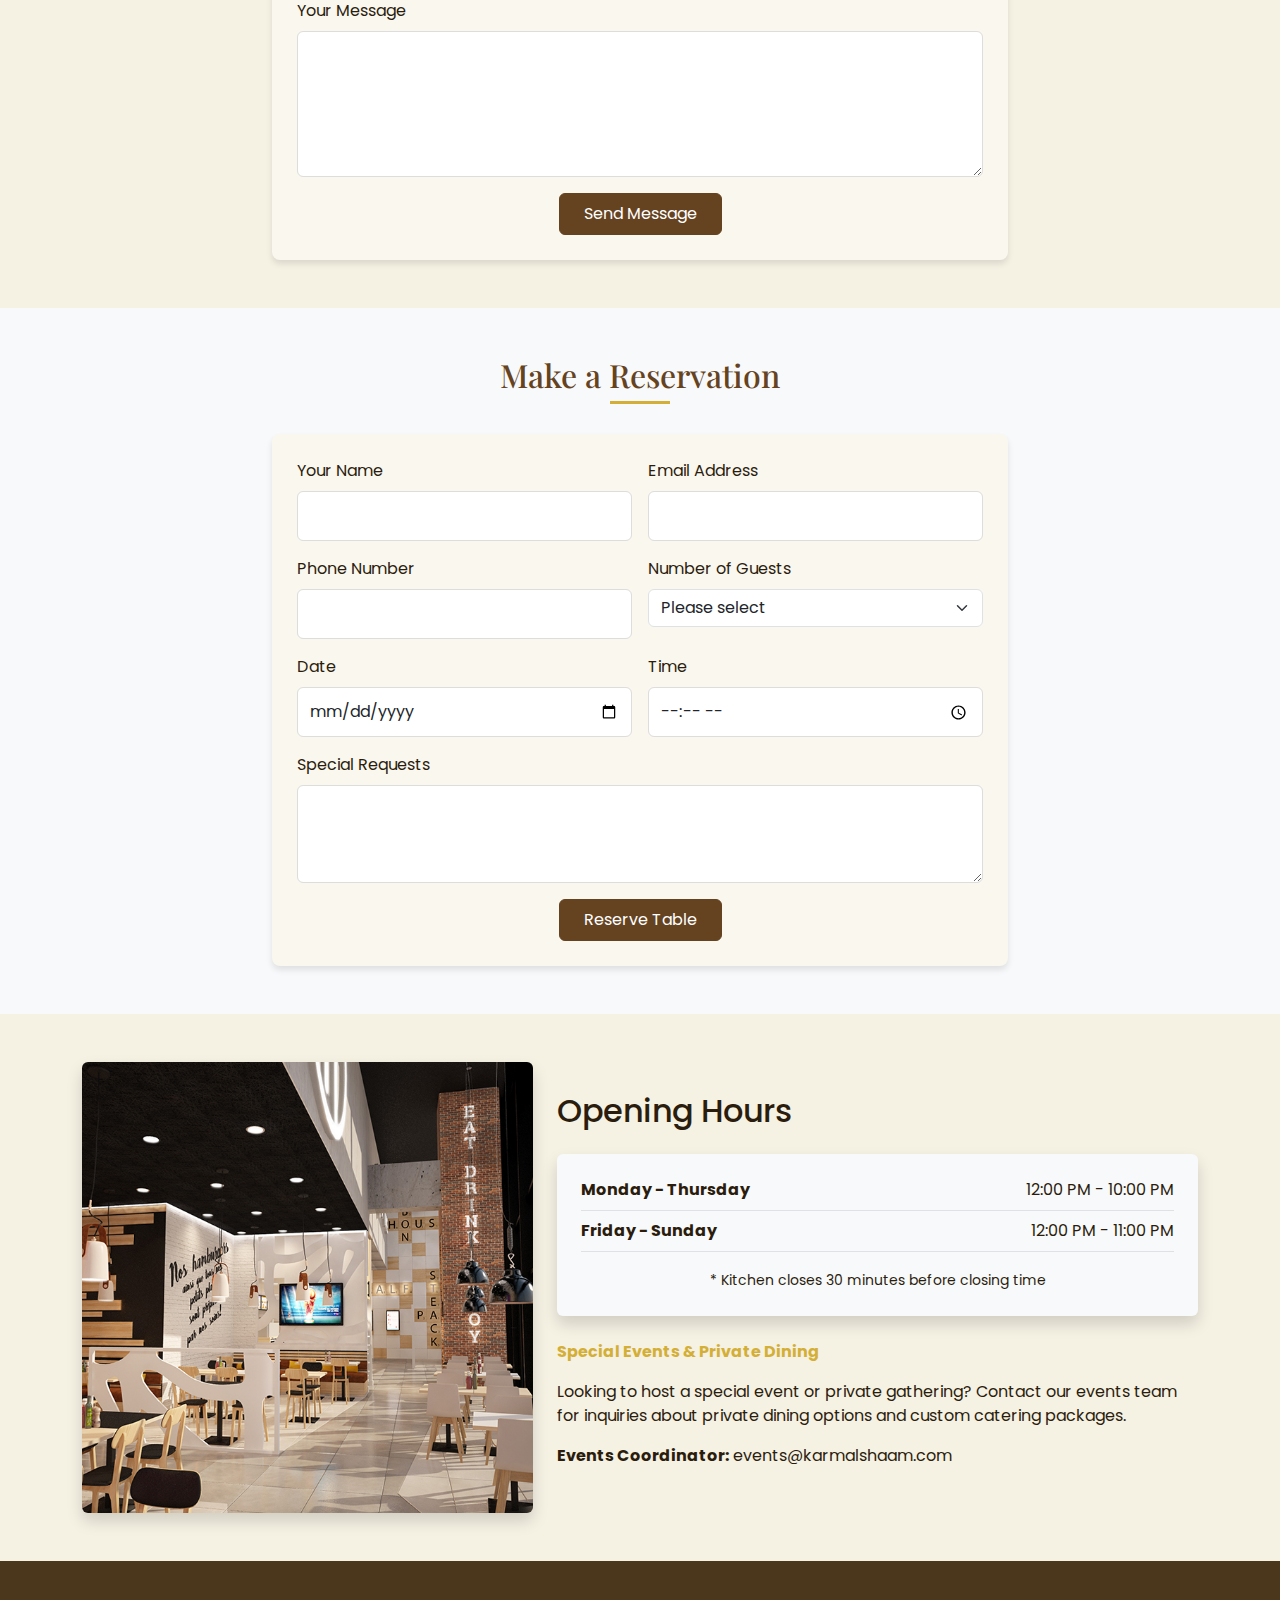
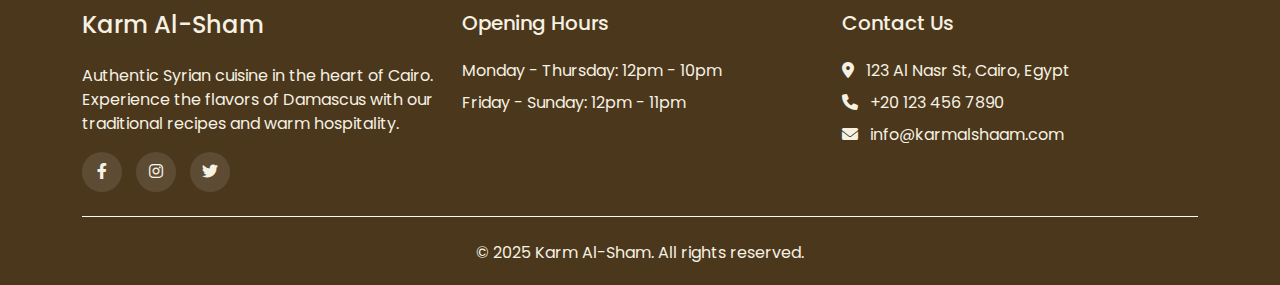
<file: contact.html>
<!DOCTYPE html>
<html lang="en">

<head>
    <meta charset="UTF-8">
    <meta name="viewport" content="width=device-width, initial-scale=1.0">
    <title>Contact Us | Karm Al-Sham</title>
    <!-- Bootstrap CSS -->
    <link href="https://cdn.jsdelivr.net/npm/bootstrap@5.3.0/dist/css/bootstrap.min.css" rel="stylesheet">
    <!-- Font Awesome -->
    <link rel="stylesheet" href="https://cdnjs.cloudflare.com/ajax/libs/font-awesome/6.0.0/css/all.min.css">
    <!-- Google Fonts -->
    <link
        href="https://fonts.googleapis.com/css2?family=Playfair+Display:wght@400;700&family=Poppins:wght@300;400;500&display=swap"
        rel="stylesheet">
    <!-- CSS -->
    <link rel="stylesheet" href="css/contact.css">
</head>

<body>
    <!-- Navbar -->
    <nav class="navbar navbar-expand-lg sticky-top">
        <div class="container">
            <a class="navbar-brand" href="#">Karm Al-Sham</a>
            <button class="navbar-toggler" type="button" data-bs-toggle="collapse" data-bs-target="#navbarNav">
                <span class="navbar-toggler-icon"></span>
            </button>
            <div class="collapse navbar-collapse" id="navbarNav">
                <ul class="navbar-nav ms-auto">
                    <li class="nav-item">
                        <a class="nav-link" href="index.html">Home</a>
                    </li>
                    <li class="nav-item">
                        <a class="nav-link" href="menu.html">Menu</a>
                    </li>
                    <li class="nav-item">
                        <a class="nav-link" href="about.html">About Us</a>
                    </li>
                    <li class="nav-item">
                        <a class="nav-link active" href="contact.html">Contact</a>
                    </li>
                    <li class="nav-item ms-3">
                        <button class="btn" id="cart-button">
                            <i class="fas fa-shopping-cart"></i>
                            <span class="badge bg-secondary" id="cart-count">0</span>
                        </button>
                    </li>
                </ul>
            </div>
        </div>
    </nav>

    <section class="page-header">
        <div class="container">
            <h1 class="display-4 fw-bold">Contact Us</h1>
            <p class="lead">We'd love to hear from you</p>
        </div>
    </section>

    <section class="py-5">
        <div class="container">
            <div class="row g-4">
                <div class="col-md-4">
                    <div class="contact-info-card h-100">
                        <div class="d-flex align-items-center mb-3">
                            <div class="info-icon">
                                <i class="fas fa-map-marker-alt"></i>
                            </div>
                            <div>
                                <h5 class="mb-1">Our Location</h5>
                                <p class="mb-0">Visit us today</p>
                            </div>
                        </div>
                        <p>123 Al Nasr St<br>Nasr City, Cairo<br>Egypt</p>
                    </div>
                </div>

                <div class="col-md-4">
                    <div class="contact-info-card h-100">
                        <div class="d-flex align-items-center mb-3">
                            <div class="info-icon">
                                <i class="fas fa-phone"></i>
                            </div>
                            <div>
                                <h5 class="mb-1">Phone Number</h5>
                                <p class="mb-0">Call us anytime</p>
                            </div>
                        </div>
                        <p>Main: +20 123 456 7890<br>Reservations: +20 123 456 7891<br>Delivery: +20 123 456 7892</p>
                    </div>
                </div>

                <div class="col-md-4">
                    <div class="contact-info-card h-100">
                        <div class="d-flex align-items-center mb-3">
                            <div class="info-icon">
                                <i class="fas fa-envelope"></i>
                            </div>
                            <div>
                                <h5 class="mb-1">Email Address</h5>
                                <p class="mb-0">We'll respond quickly</p>
                            </div>
                        </div>
                        <p>General Inquiries: info@karmalshaam.com<br>Reservations: book@karmalshaam.com<br>Feedback:
                            feedback@karmalshaam.com</p>
                    </div>
                </div>
            </div>
        </div>
    </section>

    <section class="py-5 bg-light">
        <div class="container">
            <h2 class="text-center section-title">Find Us</h2>
            <div class="map-container">
                <iframe
                    src="https://www.google.com/maps/embed?pb=!1m18!1m12!1m3!1d55251.37709803414!2d31.30419388535121!3d30.06228321970068!2m3!1f0!2f0!3f0!3m2!1i1024!2i768!4f13.1!3m3!1m2!1s0x14583fa60b21beeb%3A0x79dfb296e8423bba!2sCairo%2C%20Cairo%20Governorate!5e0!3m2!1sen!2seg!4v1712688021702!5m2!1sen!2seg"
                    width="100%" height="100%" style="border:0;" allowfullscreen="" loading="lazy"
                    referrerpolicy="no-referrer-when-downgrade"></iframe>
            </div>
        </div>
    </section>

    <section class="py-5">
        <div class="container">
            <div class="row">
                <div class="col-lg-8 mx-auto">
                    <h2 class="text-center section-title">Send Us a Message</h2>
                    <div class="contact-form">
                        <form id="contactForm">
                            <div class="row g-3">
                                <div class="col-md-6">
                                    <label for="name" class="form-label">Your Name</label>
                                    <input type="text" class="form-control" id="name" required>
                                </div>
                                <div class="col-md-6">
                                    <label for="email" class="form-label">Email Address</label>
                                    <input type="email" class="form-control" id="email" required>
                                </div>
                                <div class="col-md-6">
                                    <label for="phone" class="form-label">Phone Number</label>
                                    <input type="tel" class="form-control" id="phone">
                                </div>
                                <div class="col-md-6">
                                    <label for="subject" class="form-label">Subject</label>
                                    <select class="form-select" id="subject">
                                        <option value="general">General Inquiry</option>
                                        <option value="reservation">Reservation Question</option>
                                        <option value="feedback">Feedback</option>
                                        <option value="catering">Catering Services</option>
                                    </select>
                                </div>
                                <div class="col-12">
                                    <label for="message" class="form-label">Your Message</label>
                                    <textarea class="form-control" id="message" rows="5" required></textarea>
                                </div>
                                <div class="col-12 text-center">
                                    <button type="submit" class="btn btn-primary px-4 py-2">Send Message</button>
                                </div>
                            </div>
                        </form>
                    </div>
                </div>
            </div>
        </div>
    </section>

    <section class="py-5 bg-light">
        <div class="container">
            <h2 class="text-center section-title">Make a Reservation</h2>
            <div class="row">
                <div class="col-lg-8 mx-auto">
                    <div class="reservation-box">
                        <form id="reservationForm">
                            <div class="row g-3">
                                <div class="col-md-6">
                                    <label for="reservationName" class="form-label">Your Name</label>
                                    <input type="text" class="form-control" id="reservationName" required>
                                </div>
                                <div class="col-md-6">
                                    <label for="reservationEmail" class="form-label">Email Address</label>
                                    <input type="email" class="form-control" id="reservationEmail" required>
                                </div>
                                <div class="col-md-6">
                                    <label for="reservationPhone" class="form-label">Phone Number</label>
                                    <input type="tel" class="form-control" id="reservationPhone" required>
                                </div>
                                <div class="col-md-6">
                                    <label for="guests" class="form-label">Number of Guests</label>
                                    <select class="form-select" id="guests" required>
                                        <option value="">Please select</option>
                                        <option value="1">1 Guest</option>
                                        <option value="2">2 Guests</option>
                                        <option value="3">3 Guests</option>
                                        <option value="4">4 Guests</option>
                                        <option value="5">5 Guests</option>
                                        <option value="6">6 Guests</option>
                                        <option value="7+">7+ Guests</option>
                                    </select>
                                </div>
                                <div class="col-md-6">
                                    <label for="reservationDate" class="form-label">Date</label>
                                    <input type="date" class="form-control" id="reservationDate" required>
                                </div>
                                <div class="col-md-6">
                                    <label for="reservationTime" class="form-label">Time</label>
                                    <input type="time" class="form-control" id="reservationTime" required>
                                </div>
                                <div class="col-12">
                                    <label for="specialRequests" class="form-label">Special Requests</label>
                                    <textarea class="form-control" id="specialRequests" rows="3"></textarea>
                                </div>
                                <div class="col-12 text-center">
                                    <button type="submit" class="btn btn-primary px-4 py-2">Reserve Table</button>
                                </div>
                            </div>
                        </form>
                    </div>
                </div>
            </div>
        </div>
    </section>

    <section class="py-5">
        <div class="container">
            <div class="row align-items-center">
                <div class="col-lg-5 mb-4 mb-lg-0">
                    <img src="img/half-time-10.jpg" alt="Restaurant Interior" class="img-fluid rounded shadow">
                </div>
                <div class="col-lg-7">
                    <h2 class="mb-4">Opening Hours</h2>
                    <div class="p-4 bg-light rounded shadow">
                        <div class="d-flex justify-content-between border-bottom pb-2 mb-2">
                            <span class="fw-bold">Monday - Thursday</span>
                            <span>12:00 PM - 10:00 PM</span>
                        </div>
                        <div class="d-flex justify-content-between border-bottom pb-2 mb-2">
                            <span class="fw-bold">Friday - Sunday</span>
                            <span>12:00 PM - 11:00 PM</span>
                        </div>
                        <div class="mt-3 text-center">
                            <p class="mb-0"><small>* Kitchen closes 30 minutes before closing time</small></p>
                        </div>
                    </div>
                    <div class="mt-4">
                        <p class="gold-text fw-bold">Special Events & Private Dining</p>
                        <p>Looking to host a special event or private gathering? Contact our events team for inquiries
                            about private dining options and custom catering packages.</p>
                        <p><strong>Events Coordinator:</strong> events@karmalshaam.com</p>
                    </div>
                </div>
            </div>
        </div>
    </section>

    <!-- Footer -->
    <footer>
        <div class="container">
            <div class="row">
                <div class="col-md-4 mb-4 mb-md-0">
                    <h4 class="mb-4">Karm Al-Sham</h4>
                    <p>Authentic Syrian cuisine in the heart of Cairo. Experience the flavors of Damascus with our
                        traditional recipes and warm hospitality.</p>
                    <div class="mt-3">
                        <a href="#" class="social-icon"><i class="fab fa-facebook-f"></i></a>
                        <a href="#" class="social-icon"><i class="fab fa-instagram"></i></a>
                        <a href="#" class="social-icon"><i class="fab fa-twitter"></i></a>
                    </div>
                </div>
                <div class="col-md-4 mb-4 mb-md-0">
                    <h5 class="mb-4">Opening Hours</h5>
                    <ul class="list-unstyled">
                        <li class="mb-2">Monday - Thursday: 12pm - 10pm</li>
                        <li class="mb-2">Friday - Sunday: 12pm - 11pm</li>
                    </ul>
                </div>
                <div class="col-md-4">
                    <h5 class="mb-4">Contact Us</h5>
                    <ul class="list-unstyled">
                        <li class="mb-2"><i class="fas fa-map-marker-alt me-2"></i> 123 Al Nasr St, Cairo, Egypt</li>
                        <li class="mb-2"><i class="fas fa-phone me-2"></i> +20 123 456 7890</li>
                        <li class="mb-2"><i class="fas fa-envelope me-2"></i> info@karmalshaam.com</li>
                    </ul>
                </div>
            </div>
            <div class="text-center mt-4 pt-4 border-top border-light">
                <p class="mb-0">&copy; 2025 Karm Al-Sham. All rights reserved.</p>
            </div>
        </div>
    </footer>

    <!-- Cart Sidebar -->
    <div class="cart-sidebar" id="cart-sidebar">
        <div class="cart-header">
            <h4 class="mb-0">Your Cart</h4>
            <button class="btn-close" id="close-cart"></button>
        </div>
        <div id="cart-items">
            <div class="text-center py-5">
                <i class="fas fa-shopping-cart mb-3" style="font-size: 3rem; color: #ddd;"></i>
                <p>Your cart is empty</p>
            </div>
        </div>
        <div class="cart-total">
            <span>Total:</span>
            <span id="cart-total-amount">EGP 0</span>
        </div>
        <a href="chekout.html">
            <button class="btn btn-primary w-100 mt-3">Checkout</button>
        </a>
    </div>

    <div class="cart-overlay" id="cart-overlay"></div>

    <script src="https://cdn.jsdelivr.net/npm/bootstrap@5.3.0/dist/js/bootstrap.bundle.min.js"></script>
    <script src="js/script.js"></script>

</html>
</file>
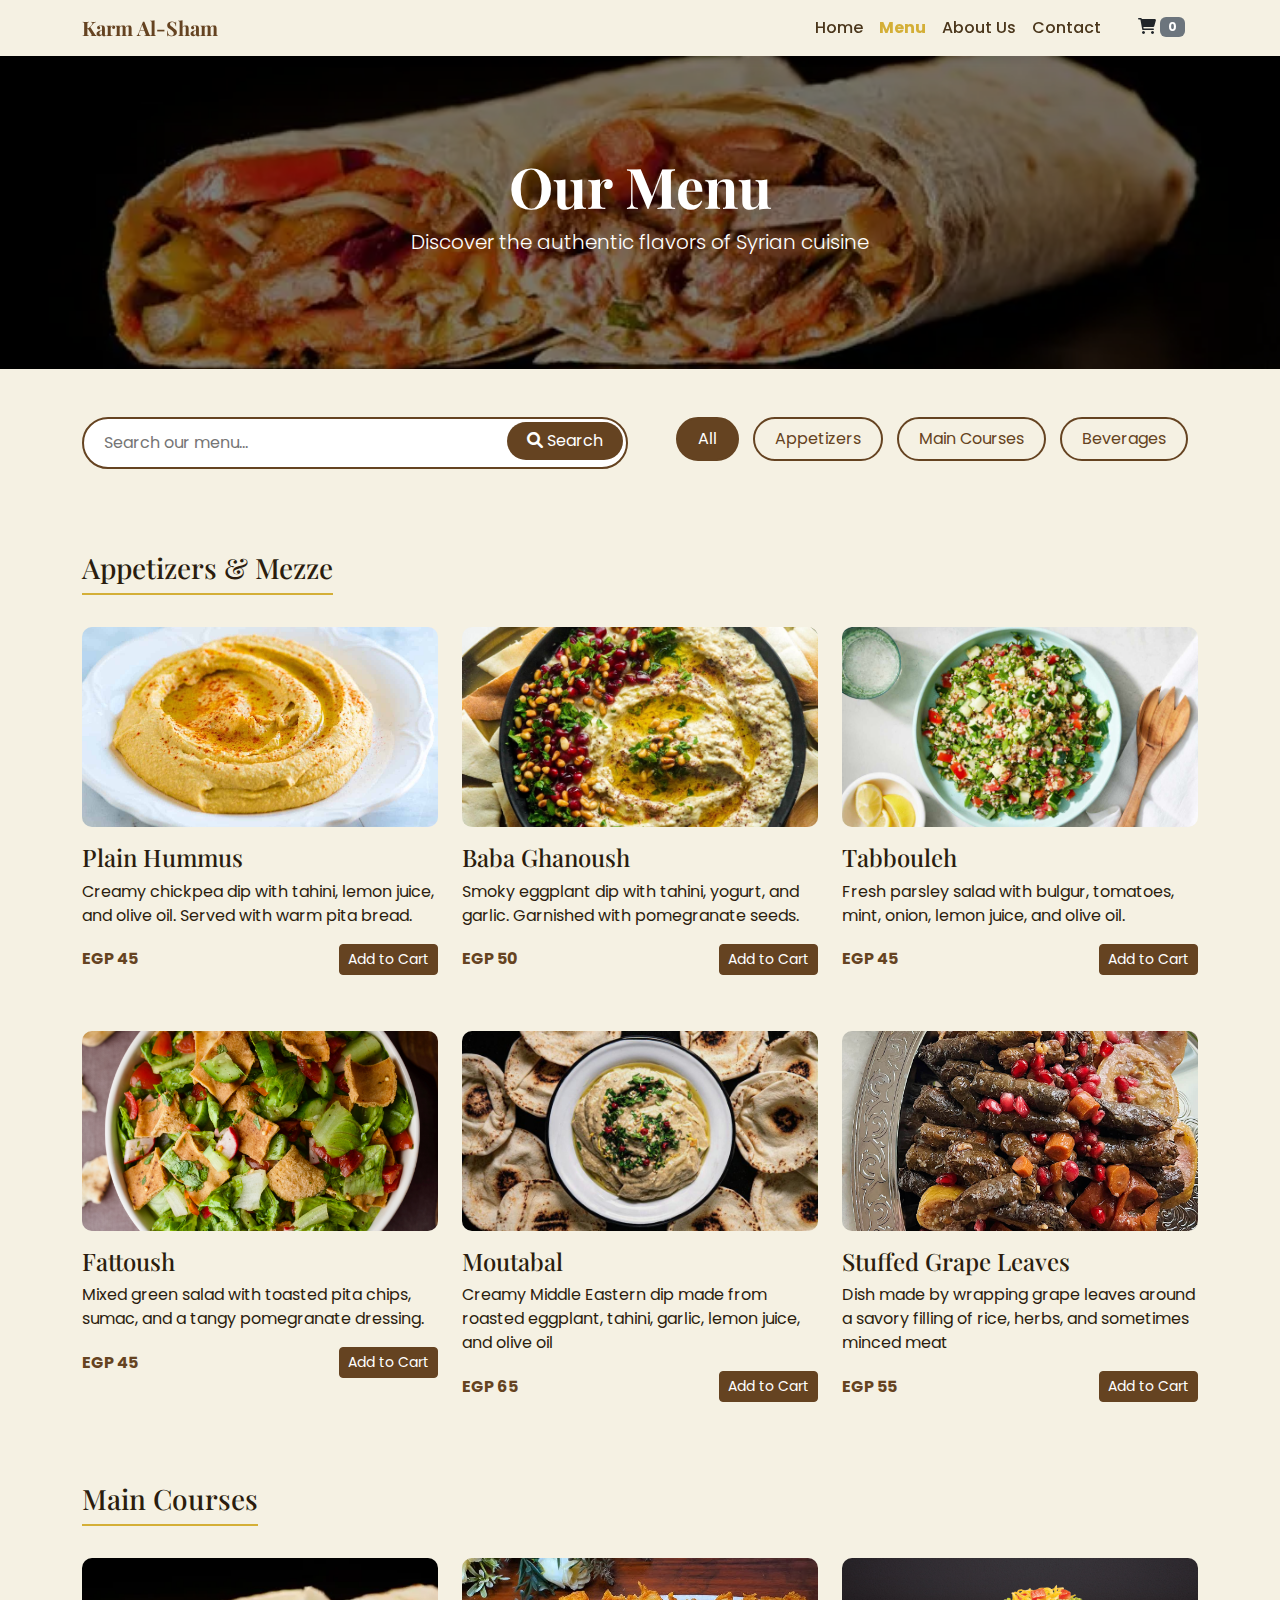
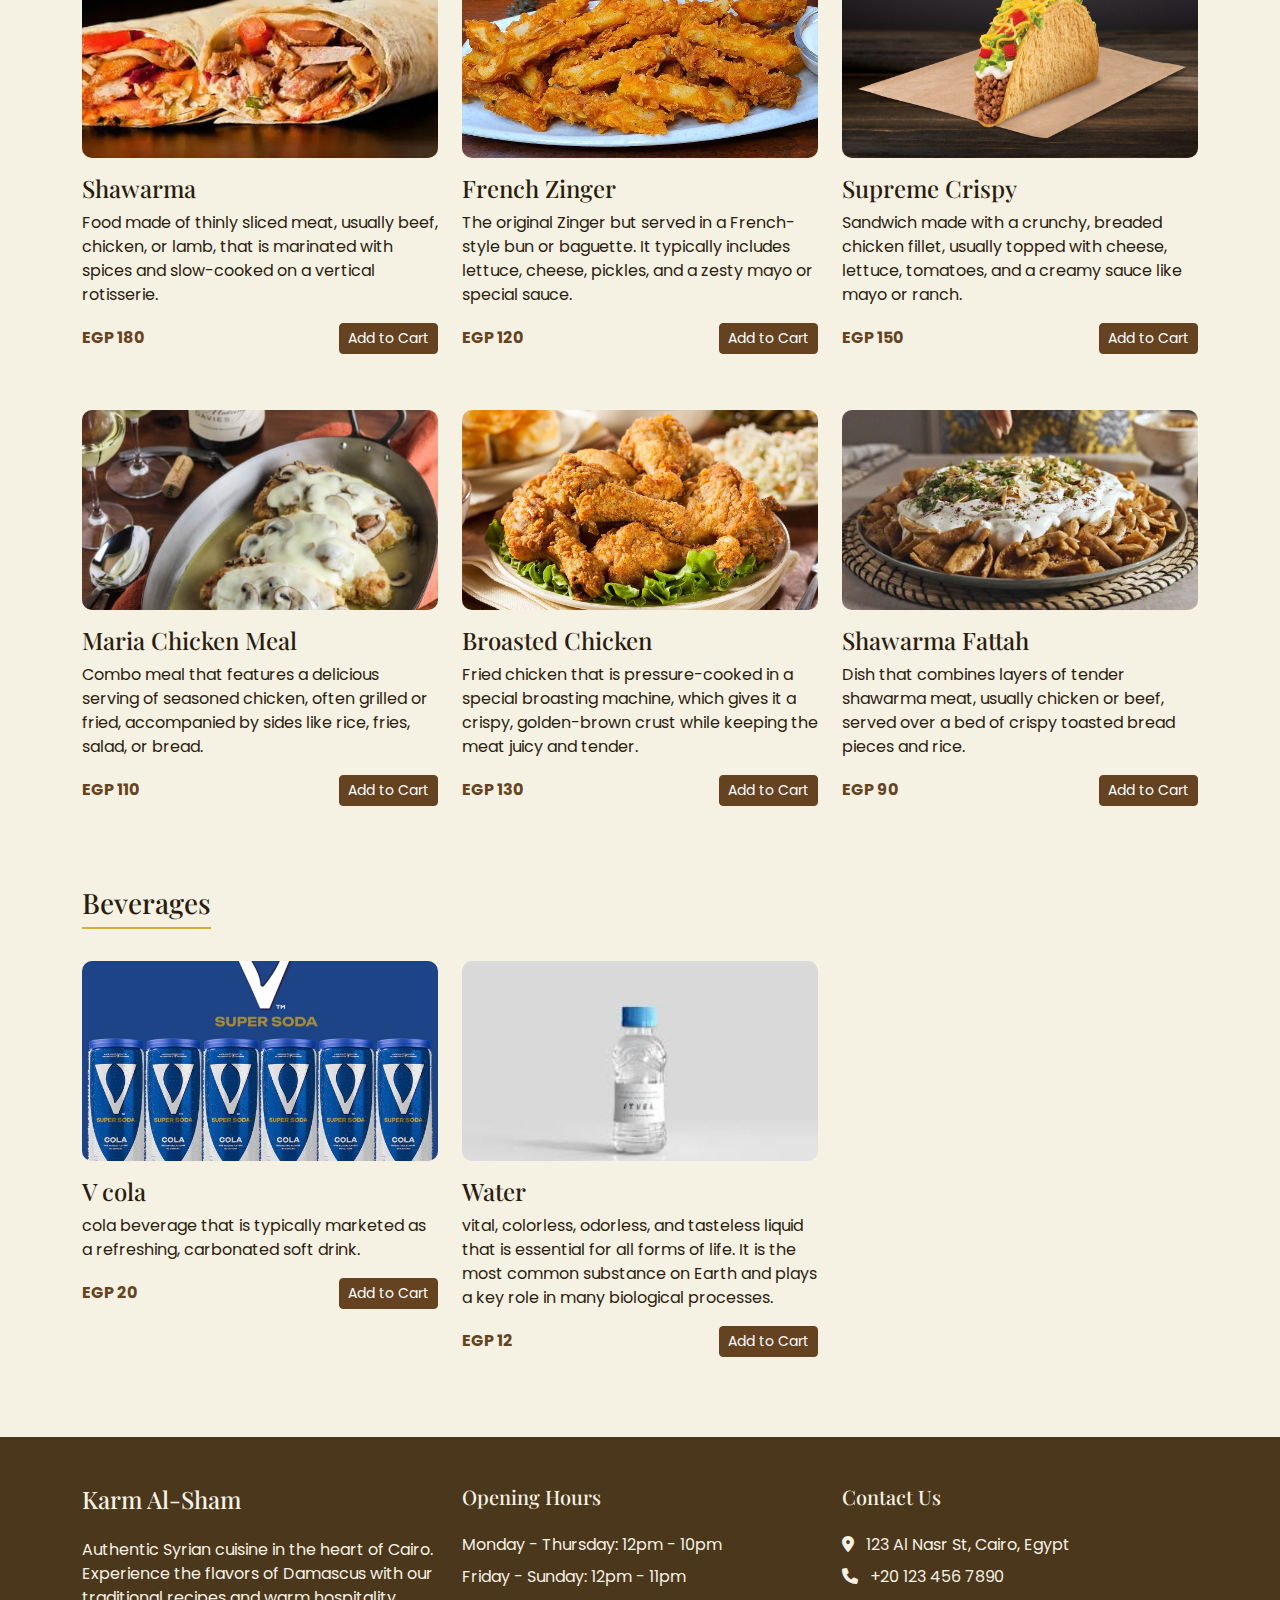
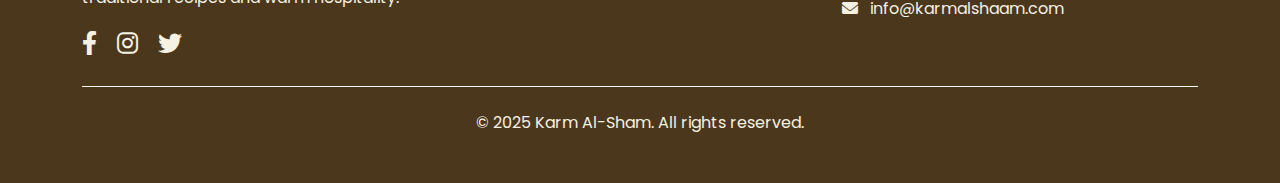
<file: menu.html>
<!DOCTYPE html>
<html lang="en">

<head>
    <meta charset="UTF-8">
    <meta name="viewport" content="width=device-width, initial-scale=1.0">
    <title>Menu | Karm Al-Sham</title>
    <!-- Bootstrap CSS -->
    <link href="https://cdn.jsdelivr.net/npm/bootstrap@5.3.0/dist/css/bootstrap.min.css" rel="stylesheet">
    <!-- Font Awesome -->
    <link rel="stylesheet" href="https://cdnjs.cloudflare.com/ajax/libs/font-awesome/6.0.0/css/all.min.css">
    <!-- Google Fonts -->
    <link
        href="https://fonts.googleapis.com/css2?family=Playfair+Display:wght@400;700&family=Poppins:wght@300;400;500&display=swap"
        rel="stylesheet">

    <link rel="stylesheet" href="css/menu.css">
</head>

<body>
    <!-- Navbar -->
    <nav class="navbar navbar-expand-lg sticky-top">
        <div class="container">
            <a class="navbar-brand" href="#">Karm Al-Sham</a>
            <button class="navbar-toggler" type="button" data-bs-toggle="collapse" data-bs-target="#navbarNav">
                <span class="navbar-toggler-icon"></span>
            </button>
            <div class="collapse navbar-collapse" id="navbarNav">
                <ul class="navbar-nav ms-auto">
                    <li class="nav-item">
                        <a class="nav-link" href="index.html">Home</a>
                    </li>
                    <li class="nav-item">
                        <a class="nav-link active" href="menu.html">Menu</a>
                    </li>
                    <li class="nav-item">
                        <a class="nav-link" href="about.html">About Us</a>
                    </li>
                    <li class="nav-item">
                        <a class="nav-link" href="contact.html">Contact</a>
                    </li>
                    <li class="nav-item ms-3">
                        <button class="btn" id="cart-button">
                            <i class="fas fa-shopping-cart"></i>
                            <span class="badge bg-secondary" id="cart-count">0</span>
                        </button>
                    </li>
                </ul>
            </div>
        </div>
    </nav>

    <section class="menu-header text-center">
        <div class="container">
            <h1 class="display-4 fw-bold">Our Menu</h1>
            <p class="lead">Discover the authentic flavors of Syrian cuisine</p>
        </div>
    </section>

    <section class="py-5">
        <div class="container">
            <div class="row mb-5">
                <div class="col-md-6">
                    <div class="menu-search">
                        <input type="text" id="menu-search-input" placeholder="Search our menu...">
                        <button id="search-btn"><i class="fas fa-search"></i> Search</button>
                    </div>
                </div>
                <div class="col-md-6">
                    <div class="menu-filter text-md-end">
                        <button class="filter-btn active" data-filter="all">All</button>
                        <button class="filter-btn" data-filter="appetizers">Appetizers</button>
                        <button class="filter-btn" data-filter="mains">Main Courses</button>
                        <button class="filter-btn" data-filter="beverages">Beverages</button>
                    </div>
                </div>
            </div>

            <div class="menu-section" id="appetizers">
                <h3 class="menu-category">Appetizers & Mezze</h3>
                <div class="row g-4">
                    <div class="col-md-4 col-sm-6 menu-item" data-category="appetizers">
                        <img src="img/The-Best-Homemade-Hummus-Recipe-1200.jpg" alt="Hummus" class="img-fluid mb-3">
                        <h4>Plain Hummus</h4>
                        <p>Creamy chickpea dip with tahini, lemon juice, and olive oil. Served with warm pita bread.</p>
                        <div class="d-flex justify-content-between align-items-center">
                            <span class="menu-item-price">EGP 45</span>
                            <button class="btn btn-sm btn-primary add-to-cart" data-id="4"
                                data-name="Traditional Hummus" data-price="45"
                                data-image="img/The-Best-Homemade-Hummus-Recipe-1200.jpg">Add to Cart</button>
                        </div>
                    </div>

                    <div class="col-md-4 col-sm-6 menu-item" data-category="appetizers">
                        <img src="img/easy-baba-ghanoush-2.jpeg" alt="Baba Ghanoush" class="img-fluid mb-3">
                        <h4>Baba Ghanoush</h4>
                        <p>Smoky eggplant dip with tahini, yogurt, and garlic. Garnished with pomegranate seeds.</p>
                        <div class="d-flex justify-content-between align-items-center">
                            <span class="menu-item-price">EGP 50</span>
                            <button class="btn btn-sm btn-primary add-to-cart" data-id="5" data-name="Baba"
                                data-price="50" data-image="img/easy-baba-ghanoush-2.jpeg">Add to
                                Cart</button>
                        </div>
                    </div>

                    <div class="col-md-4 col-sm-6 menu-item" data-category="appetizers">
                        <img src="img/parsley-tabbouleh-252109-3x2-8aea0ca17ffc461faa56c1abada36c61.jpg" alt="Tabbouleh"
                            class="img-fluid mb-3">
                        <h4>Tabbouleh</h4>
                        <p>Fresh parsley salad with bulgur, tomatoes, mint, onion, lemon juice, and olive oil.</p>
                        <div class="d-flex justify-content-between align-items-center">
                            <span class="menu-item-price">EGP 45</span>
                            <button class="btn btn-sm btn-primary add-to-cart" data-id="6" data-name="Tabbouleh"
                                data-price="45"
                                data-image="img/parsley-tabbouleh-252109-3x2-8aea0ca17ffc461faa56c1abada36c61.jpg">Add
                                to Cart</button>
                        </div>
                    </div>

                    <div class="col-md-4 col-sm-6 menu-item" data-category="appetizers">
                        <img src="img/fattoush-01.jpeg" alt="Fattoush" class="img-fluid mb-3">
                        <h4>Fattoush</h4>
                        <p>Mixed green salad with toasted pita chips, sumac, and a tangy pomegranate dressing.</p>
                        <div class="d-flex justify-content-between align-items-center">
                            <span class="menu-item-price">EGP 45</span>
                            <button class="btn btn-sm btn-primary add-to-cart" data-id="7" data-name="Fattoush"
                                data-price="45" data-image="img/fattoush-01.jpeg">Add to
                                Cart</button>
                        </div>
                    </div>

                    <div class="col-md-4 col-sm-6 menu-item" data-category="appetizers">
                        <img src="img/big-0.jpg" alt="Moutabal " class="img-fluid mb-3">
                        <h4>Moutabal </h4>
                        <p>Creamy Middle Eastern dip made from roasted eggplant, tahini, garlic, lemon juice, and olive
                            oil</p>
                        <div class="d-flex justify-content-between align-items-center">
                            <span class="menu-item-price">EGP 65</span>
                            <button class="btn btn-sm btn-primary add-to-cart" data-id="8" data-name="Moutabal"
                                data-price="65" data-image="img/big-0.jpg">Add to
                                Cart</button>
                        </div>
                    </div>

                    <div class="col-md-4 col-sm-6 menu-item" data-category="appetizers">
                        <img src="img/Dwali-cover-photo.jpg" alt="Stuffed Grape Leaves" class="img-fluid mb-3">
                        <h4>Stuffed Grape Leaves</h4>
                        <p>Dish made by wrapping grape leaves around a savory filling of rice, herbs, and sometimes
                            minced meat</p>
                        <div class="d-flex justify-content-between align-items-center">
                            <span class="menu-item-price">EGP 55</span>
                            <button class="btn btn-sm btn-primary add-to-cart" data-id="9"
                                data-name="Stuffed Grape Leaves" data-price="55"
                                data-image="img/Dwali-cover-photo.jpg">Add to
                                Cart</button>
                        </div>
                    </div>
                </div>
            </div>

            <div class="menu-section mt-5" id="mains">
                <h3 class="menu-category">Main Courses</h3>
                <div class="row g-4">
                    <div class="col-md-4 col-sm-6 menu-item" data-category="mains">
                        <img src="img/Syrian_637497392450715415.webp" alt="Shawarma" class="img-fluid mb-3">
                        <h4>Shawarma</h4>
                        <p>Food made of thinly sliced meat, usually beef, chicken, or lamb, that is marinated with
                            spices and slow-cooked on a vertical rotisserie. </p>
                        <div class="d-flex justify-content-between align-items-center">
                            <span class="menu-item-price">EGP 180</span>
                            <button class="btn btn-sm btn-primary add-to-cart" data-id="10" data-name="Shawarma"
                                data-price="180" data-image="img/Syrian_637497392450715415.webp">Add to Cart</button>
                        </div>
                    </div>

                    <div class="col-md-4 col-sm-6 menu-item" data-category="mains">
                        <img src="img/hq720.jpg" alt="French Zinger" class="img-fluid mb-3">
                        <h4>French Zinger</h4>
                        <p>The original Zinger but served in a French-style bun or baguette. It typically includes
                            lettuce, cheese, pickles, and a zesty mayo or special sauce.</p>
                        <div class="d-flex justify-content-between align-items-center">
                            <span class="menu-item-price">EGP 120</span>
                            <button class="btn btn-sm btn-primary add-to-cart" data-id="11" data-name="French Zinger"
                                data-price="120" data-image="img/hq720.jpg">Add
                                to Cart</button>
                        </div>
                    </div>

                    <div class="col-md-4 col-sm-6 menu-item" data-category="mains">
                        <img src="img/CrunchyTacoSupreme-1370x650px.jpg" alt="Supreme Crispy" class="img-fluid mb-3">
                        <h4>Supreme Crispy</h4>
                        <p>Sandwich made with a crunchy, breaded chicken fillet, usually topped with cheese, lettuce,
                            tomatoes, and a creamy sauce like mayo or ranch.
                        </p>
                        <div class="d-flex justify-content-between align-items-center">
                            <span class="menu-item-price">EGP 150</span>
                            <button class="btn btn-sm btn-primary add-to-cart" data-id="12" data-name="Supreme Crispy"
                                data-price="150" data-image="img/CrunchyTacoSupreme-1370x650px.jpg">Add to
                                Cart</button>
                        </div>
                    </div>

                    <div class="col-md-4 col-sm-6 menu-item" data-category="mains">
                        <img src="img/Chicken-Maria-9-1-480x270.jpg" alt="Maria Chicken Meal" class="img-fluid mb-3">
                        <h4>Maria Chicken Meal</h4>
                        <p>Combo meal that features a delicious serving of seasoned chicken, often grilled or fried,
                            accompanied by sides like rice, fries, salad, or bread.
                        </p>
                        <div class="d-flex justify-content-between align-items-center">
                            <span class="menu-item-price">EGP 110</span>
                            <button class="btn btn-sm btn-primary add-to-cart" data-id="13"
                                data-name="Maria Chicken Meal" data-price="110"
                                data-image="img/Chicken-Maria-9-1-480x270.jpg">Add to
                                Cart</button>
                        </div>
                    </div>

                    <div class="col-md-4 col-sm-6 menu-item" data-category="mains">
                        <img src="img/Homemade-fried-chicken-on-a-plate_1.webp" alt="Broasted Chicken"
                            class="img-fluid mb-3">
                        <h4>Broasted Chicken</h4>
                        <p> Fried chicken that is pressure-cooked in a special broasting machine, which gives it a
                            crispy, golden-brown crust while keeping the meat juicy and tender. </p>
                        <div class="d-flex justify-content-between align-items-center">
                            <span class="menu-item-price">EGP 130</span>
                            <button class="btn btn-sm btn-primary add-to-cart" data-id="14" data-name="Broasted Chicken"
                                data-price="130" data-image="img/Homemade-fried-chicken-on-a-plate_1.webp">Add to
                                Cart</button>
                        </div>
                    </div>

                    <div class="col-md-4 col-sm-6 menu-item" data-category="mains">
                        <img src="img/11th_-shawerma_fatteh.webp" alt="Shawarma Fattah " class="img-fluid mb-3">
                        <h4>Shawarma Fattah </h4>
                        <p>Dish that combines layers of tender shawarma meat, usually chicken or beef, served over a bed
                            of crispy toasted bread pieces and rice. </p>
                        <div class="d-flex justify-content-between align-items-center">
                            <span class="menu-item-price">EGP 90</span>
                            <button class="btn btn-sm btn-primary add-to-cart" data-id="15" data-name="Shawarma Fattah "
                                data-price="90" data-image="img/11th_-shawerma_fatteh.webp">Add to
                                Cart</button>
                        </div>
                    </div>
                </div>
            </div>


            <div class="menu-section mt-5" id="beverages">
                <h3 class="menu-category">Beverages</h3>
                <div class="row g-4">
                    <div class="col-md-4 col-sm-6 menu-item" data-category="beverages">
                        <img src="img/V Cola Super Soda Beverage Can 300Ml x6.jpg" alt="V cola" class="img-fluid mb-3">
                        <h4>V cola</h4>
                        <p>cola beverage that is typically marketed as a refreshing, carbonated soft drink.</p>
                        <div class="d-flex justify-content-between align-items-center">
                            <span class="menu-item-price">EGP 20</span>
                            <button class="btn btn-sm btn-primary add-to-cart" data-id="19" data-name="V cola"
                                data-price="30" data-image="img/V Cola Super Soda Beverage Can 300Ml x6.jpg">Add to
                                Cart</button>
                        </div>
                    </div>

                    <div class="col-md-4 col-sm-6 menu-item" data-category="beverages">
                        <img src="img/images.jfif" alt="Water" class="img-fluid mb-3">
                        <h4>Water</h4>
                        <p> vital, colorless, odorless, and tasteless liquid that is essential for all forms of life. It
                            is the most common substance on Earth and plays a key role in many biological processes.</p>
                        <div class="d-flex justify-content-between align-items-center">
                            <span class="menu-item-price">EGP 12</span>
                            <button class="btn btn-sm btn-primary add-to-cart" data-id="20" data-name="Water"
                                data-price="35" data-image="img/images.jfif">Add
                                to
                                Cart</button>
                        </div>
                    </div>
                </div>
            </div>
        </div>
    </section>
    <!-- Footer -->
    <footer>
        <div class="container">
            <div class="row">
                <div class="col-md-4 mb-4 mb-md-0">
                    <h4 class="mb-4">Karm Al-Sham</h4>
                    <p>Authentic Syrian cuisine in the heart of Cairo. Experience the flavors of Damascus with our
                        traditional recipes and warm hospitality.</p>
                    <div class="mt-3">
                        <a href="#" class="social-icon"><i class="fab fa-facebook-f"></i></a>
                        <a href="#" class="social-icon"><i class="fab fa-instagram"></i></a>
                        <a href="#" class="social-icon"><i class="fab fa-twitter"></i></a>
                    </div>
                </div>
                <div class="col-md-4 mb-4 mb-md-0">
                    <h5 class="mb-4">Opening Hours</h5>
                    <ul class="list-unstyled">
                        <li class="mb-2">Monday - Thursday: 12pm - 10pm</li>
                        <li class="mb-2">Friday - Sunday: 12pm - 11pm</li>
                    </ul>
                </div>
                <div class="col-md-4">
                    <h5 class="mb-4">Contact Us</h5>
                    <ul class="list-unstyled">
                        <li class="mb-2"><i class="fas fa-map-marker-alt me-2"></i> 123 Al Nasr St, Cairo, Egypt</li>
                        <li class="mb-2"><i class="fas fa-phone me-2"></i> +20 123 456 7890</li>
                        <li class="mb-2"><i class="fas fa-envelope me-2"></i> info@karmalshaam.com</li>
                    </ul>
                </div>
            </div>
            <div class="text-center mt-4 pt-4 border-top border-light">
                <p class="mb-0">&copy; 2025 Karm Al-Sham. All rights reserved.</p>
            </div>
        </div>
    </footer>
    <!-- Cart Sidebar -->
    <div class="cart-sidebar" id="cart-sidebar">
        <div class="cart-header">
            <h4 class="mb-0">Your Cart</h4>
            <button class="btn-close" id="close-cart"></button>
        </div>
        <div id="cart-items">
            <div class="text-center py-5">
                <i class="fas fa-shopping-cart mb-3" style="font-size: 3rem; color: #ddd;"></i>
                <p>Your cart is empty</p>
            </div>
        </div>
        <div class="cart-total">
            <span>Total:</span>
            <span id="cart-total-amount">EGP 0</span>
        </div>
        <a href="chekout.html">
            <button class="btn btn-primary w-100 mt-3">Checkout</button>
        </a>
    </div>

    <div class="cart-overlay" id="cart-overlay"></div>

    <script src="https://cdn.jsdelivr.net/npm/bootstrap@5.3.0/dist/js/bootstrap.bundle.min.js"></script>
    <script src="js/script.js"></script>
</body>

</html>
</file>
<file: css/style.css>
:root {
    --primary-color: #F5F1E3;
    --secondary-color: #654321;
    --accent-color: #4B371C;
    --text-color: #2B1D0E;
    --gold-accent: #D4AF37;
    --light-beige: #FAF7EF;
}

body {
    font-family: 'Poppins', sans-serif;
    color: var(--text-color);
    background-color: var(--primary-color);
}

h1, h2, h3, h4, h5 {
    font-family: 'Playfair Display', serif;
}

.navbar {
    background-color: var(--primary-color);
    box-shadow: 0 2px 10px rgba(0, 0, 0, 0.1);
}

.navbar-brand {
    font-family: 'Playfair Display', serif;
    font-weight: 700;
    color: var(--secondary-color);
}

.nav-link {
    color: var(--accent-color);
    font-weight: 500;
    transition: all 0.3s ease;
}

.nav-link:hover {
    color: var(--gold-accent);
}

.nav-link.active {
    color: var(--gold-accent) !important;
    font-weight: 700;
}

.btn-primary {
    background-color: var(--secondary-color);
    border-color: var(--secondary-color);
}

.btn-primary:hover {
    background-color: var(--accent-color);
    border-color: var(--accent-color);
}

.hero {
    height: 80vh;
    background-image: linear-gradient(rgba(0, 0, 0, 0.5), rgba(0, 0, 0, 0.5)), url('../img/pexels-dana-tentis-118658-750073.jpg');
    background-size: cover;
    background-position: center;
    color: white;
    position: relative;
}

.section-title {
    position: relative;
    margin-bottom: 2rem;
    padding-bottom: 1rem;
}

.section-title:after {
    content: '';
    position: absolute;
    bottom: 0;
    left: 50%;
    transform: translateX(-50%);
    width: 80px;
    height: 3px;
    background-color: var(--gold-accent);
}

.special-dish {
    transition: all 0.3s ease;
    position: relative;
    overflow: hidden;
    border-radius: 10px;
}

.special-dish img {
    transition: transform 0.5s ease;
}

.special-dish:hover img {
    transform: scale(1.05);
}

.testimonial-card {
    background-color: var(--light-beige);
    border-radius: 10px;
    padding: 2rem;
    box-shadow: 0 5px 15px rgba(0, 0, 0, 0.1);
}

.quote-icon {
    color: var(--gold-accent);
    font-size: 2rem;
    margin-bottom: 1rem;
}

footer {
    background-color: var(--accent-color);
    color: var(--primary-color);
    padding: 3rem 0;
}

.footer-link {
    color: var(--primary-color);
    text-decoration: none;
    transition: all 0.3s ease;
}

.footer-link:hover {
    color: var(--gold-accent);
    text-decoration: none;
}

.social-icon {
    font-size: 1.5rem;
    margin-right: 1rem;
    color: var(--primary-color);
    transition: all 0.3s ease;
}

.social-icon:hover {
    color: var(--gold-accent);
}

.cart-sidebar {
    position: fixed;
    top: 0;
    right: -400px;
    width: 360px;
    height: 100%;
    background-color: white;
    box-shadow: -5px 0 15px rgba(0, 0, 0, 0.1);
    transition: right 0.3s ease;
    z-index: 1050;
    overflow-y: auto;
    padding: 20px;
}

.cart-sidebar.active {
    right: 0;
}

.cart-header {
    display: flex;
    justify-content: space-between;
    align-items: center;
    border-bottom: 1px solid #eee;
    padding-bottom: 15px;
    margin-bottom: 20px;
}

.cart-item {
    display: flex;
    margin-bottom: 15px;
    padding-bottom: 15px;
    border-bottom: 1px solid #eee;
}

.cart-item img {
    width: 80px;
    height: 80px;
    object-fit: cover;
    margin-right: 15px;
    border-radius: 5px;
}

.cart-item-details {
    flex-grow: 1;
}

.cart-item-actions {
    display: flex;
    align-items: center;
}

.quantity-control {
    display: flex;
    align-items: center;
    margin-top: 10px;
}

.quantity-btn {
    background: var(--primary-color);
    border: none;
    width: 25px;
    height: 25px;
    border-radius: 50%;
    display: flex;
    align-items: center;
    justify-content: center;
    cursor: pointer;
}

.quantity {
    margin: 0 10px;
    font-weight: bold;
}

.cart-total {
    margin-top: 20px;
    padding-top: 15px;
    border-top: 1px solid #eee;
    font-weight: bold;
    display: flex;
    justify-content: space-between;
}

.cart-overlay {
    position: fixed;
    top: 0;
    left: 0;
    right: 0;
    bottom: 0;
    background-color: rgba(0, 0, 0, 0.5);
    z-index: 1040;
    display: none;
}

.cart-overlay.active {
    display: block;
}

@media (max-width: 768px) {
    .cart-sidebar {
        width: 300px;
    }
}

.checkout-item {
    padding: 15px 0;
    border-bottom: 1px solid #eee;
}

.checkout-item:last-child {
    border-bottom: none;
}

.checkout-item img {
    width: 80px;
    height: 80px;
    object-fit: cover;
    border-radius: 5px;
}

.checkout-total {
    font-size: 1.1rem;
    font-weight: bold;
}

.card {
    border: none;
    border-radius: 10px;
    overflow: hidden;
}

.card-header {
    background-color: transparent;
    border-bottom: 1px solid #eee;
    padding: 1.25rem;
}

.card-header h3 {
    margin-bottom: 0;
    color: var(--secondary-color);
    font-size: 1.5rem;
}

.form-label {
    color: var(--text-color);
    font-weight: 500;
}

.form-control {
    border-radius: 8px;
    padding: 10px 15px;
    border: 1px solid #ddd;
}

.form-control:focus {
    border-color: var(--gold-accent);
    box-shadow: 0 0 0 0.2rem rgba(212, 175, 55, 0.25);
}

.form-check-input:checked {
    background-color: var(--secondary-color);
    border-color: var(--secondary-color);
}

#placeOrderBtn {
    padding: 12px;
    font-weight: 600;
    font-size: 1.1rem;
}

#notification {
    position: fixed;
    top: 20px;
    right: 20px;
    padding: 15px 25px;
    background-color: var(--secondary-color);
    color: white;
    border-radius: 5px;
    box-shadow: 0 4px 8px rgba(0, 0, 0, 0.2);
    z-index: 9999;
    opacity: 0;
    transition: opacity 0.3s ease;
}

#notification.show {
    opacity: 1;
}

@media (max-width: 768px) {
    .checkout-item img {
        width: 60px;
        height: 60px;
    }

    .card-header h3 {
        font-size: 1.3rem;
    }
}
</file>
<file: css/about.css>
:root {
    --primary-color: #F5F1E3;
    --secondary-color: #654321;
    --accent-color: #4B371C;
    --text-color: #2B1D0E;
    --gold-accent: #D4AF37;
    --light-beige: #FAF7EF;
}

body {
    font-family: 'Poppins', sans-serif;
    color: var(--text-color);
}

h1, h2, h3, h4, h5 {
    font-family: 'Playfair Display', serif;
    color: var(--accent-color);
}

.navbar {
    background-color: #fff;
    box-shadow: 0 2px 10px rgba(0, 0, 0, 0.1);
}

.navbar-brand {
    font-family: 'Playfair Display', serif;
    font-weight: 700;
    font-size: 1.8rem;
    color: var(--secondary-color);
}

.nav-link {
    color: var(--secondary-color);
    font-weight: 500;
}

.nav-link.active {
    color: var(--gold-accent) !important;
}

.btn-primary {
    background-color: var(--secondary-color);
    border-color: var(--secondary-color);
}

.btn-primary:hover {
    background-color: var(--accent-color);
    border-color: var(--accent-color);
}

.about-header {
    background-color: var(--primary-color);
    padding: 80px 0;
}

.about-section {
    padding: 80px 0;
}

.bg-light {
    background-color: var(--light-beige) !important;
}

.about-img {
    border-radius: 8px;
    box-shadow: 0 5px 15px rgba(0, 0, 0, 0.1);
}

.chef-card {
    border-radius: 8px;
    overflow: hidden;
    box-shadow: 0 5px 15px rgba(0, 0, 0, 0.1);
    transition: transform 0.3s ease;
    background-color: #fff;
}

.chef-card:hover {
    transform: translateY(-5px);
}

.chef-info {
    padding: 20px;
}

.chef-info h4 {
    color: var(--gold-accent);
    font-weight: 700;
}

.timeline {
    position: relative;
    padding: 40px 0;
}

.timeline:before {
    content: '';
    position: absolute;
    height: 100%;
    width: 2px;
    background-color: var(--gold-accent);
    left: 50%;
    transform: translateX(-50%);
}

.timeline-item {
    margin-bottom: 50px;
    position: relative;
}

.timeline-content {
    background: #fff;
    border-radius: 8px;
    padding: 20px;
    box-shadow: 0 5px 15px rgba(0, 0, 0, 0.1);
    width: 45%;
}

.timeline-item:nth-child(odd) .timeline-content {
    margin-left: auto;
}

.timeline-year {
    position: absolute;
    width: 70px;
    height: 70px;
    background-color: var(--gold-accent);
    border-radius: 50%;
    color: white;
    display: flex;
    align-items: center;
    justify-content: center;
    font-weight: bold;
    top: 0;
    left: 50%;
    transform: translateX(-50%);
    z-index: 1;
}

footer {
    background-color: var(--accent-color);
    color: #fff;
    padding: 60px 0 30px;
}

footer h4, footer h5 {
    color: var(--primary-color);
}

.social-icon {
    color: #fff;
    font-size: 1.2rem;
    margin-right: 15px;
    transition: color 0.3s ease;
}

.social-icon:hover {
    color: var(--gold-accent);
}

.card {
    background-color: #fff;
}

.card-body i {
    color: var(--gold-accent) !important;
}

.text-warning {
    color: var(--gold-accent) !important;
}

.cart-sidebar {
    position: fixed;
    top: 0;
    right: -400px;
    width: 360px;
    height: 100%;
    background-color: white;
    box-shadow: -5px 0 15px rgba(0, 0, 0, 0.1);
    transition: right 0.3s ease;
    z-index: 1050;
    overflow-y: auto;
    padding: 20px;
}

.cart-sidebar.active {
    right: 0;
}

.cart-header {
    display: flex;
    justify-content: space-between;
    align-items: center;
    border-bottom: 1px solid #eee;
    padding-bottom: 15px;
    margin-bottom: 20px;
}

.cart-item {
    display: flex;
    margin-bottom: 15px;
    padding-bottom: 15px;
    border-bottom: 1px solid #eee;
}

.cart-item img {
    width: 80px;
    height: 80px;
    object-fit: cover;
    margin-right: 15px;
    border-radius: 5px;
}

.cart-item-details {
    flex-grow: 1;
}

.cart-item-actions {
    display: flex;
    align-items: center;
}

.quantity-control {
    display: flex;
    align-items: center;
    margin-top: 10px;
}

.quantity-btn {
    background: var(--primary-color);
    border: none;
    width: 25px;
    height: 25px;
    border-radius: 50%;
    display: flex;
    align-items: center;
    justify-content: center;
    cursor: pointer;
}

.quantity {
    margin: 0 10px;
    font-weight: bold;
}

.cart-total {
    margin-top: 20px;
    padding-top: 15px;
    border-top: 1px solid #eee;
    font-weight: bold;
    display: flex;
    justify-content: space-between;
}

.cart-overlay {
    position: fixed;
    top: 0;
    left: 0;
    right: 0;
    bottom: 0;
    background-color: rgba(0, 0, 0, 0.5);
    z-index: 1040;
    display: none;
}

.cart-overlay.active {
    display: block;
}

@media (max-width: 768px) {
    .cart-sidebar {
        width: 300px;
    }
}

@media (max-width: 768px) {
    .timeline:before {
        left: 30px;
    }

    .timeline-content {
        width: calc(100% - 60px);
        margin-left: 60px !important;
    }

    .timeline-year {
        left: 30px;
        width: 60px;
        height: 60px;
    }
}
</file>
<file: css/contact.css>
:root {
    --primary-color: #F5F1E3;
    --secondary-color: #654321;
    --accent-color: #4B371C;
    --text-color: #2B1D0E;
    --gold-accent: #D4AF37;
    --light-beige: #FAF7EF;
}

body {
    font-family: 'Poppins', sans-serif;
    color: var(--text-color);
    background-color: var(--primary-color);
}

.navbar {
    background-color: var(--primary-color);
    box-shadow: 0 2px 10px rgba(0, 0, 0, 0.1);
}

.navbar-brand {
    font-family: 'Playfair Display', serif;
    font-weight: 700;
    color: var(--secondary-color);
}

.nav-link {
    color: var(--text-color);
    font-weight: 500;
}

.nav-link.active {
    color: var(--gold-accent) !important;
}

.btn-primary {
    background-color: var(--secondary-color);
    border-color: var(--secondary-color);
}

.btn-primary:hover {
    background-color: var(--accent-color);
    border-color: var(--accent-color);
}

.btn-outline-secondary {
    color: var(--secondary-color);
    border-color: var(--secondary-color);
}

.btn-outline-secondary:hover {
    background-color: var(--secondary-color);
    color: var(--primary-color);
}

.page-header {
    background-color: var(--accent-color);
    color: var(--primary-color);
    padding: 80px 0;
    text-align: center;
}

footer {
    background-color: var(--accent-color);
    color: var(--primary-color);
    padding: 50px 0 20px;
}

.social-icon {
    display: inline-block;
    width: 40px;
    height: 40px;
    line-height: 40px;
    text-align: center;
    background-color: rgba(255, 255, 255, 0.1);
    color: var(--primary-color);
    border-radius: 50%;
    margin-right: 10px;
    transition: all 0.3s;
}

.social-icon:hover {
    background-color: var(--gold-accent);
    color: var(--text-color);
}

.contact-info-card {
    background-color: var(--light-beige);
    border-radius: 8px;
    padding: 20px;
    height: 100%;
    box-shadow: 0 4px 6px rgba(0, 0, 0, 0.1);
}

.contact-form {
    background-color: var(--light-beige);
    border-radius: 8px;
    padding: 25px;
    box-shadow: 0 4px 6px rgba(0, 0, 0, 0.1);
}

.form-control {
    border: 1px solid #ddd;
    padding: 12px;
}

.form-control:focus {
    border-color: var(--secondary-color);
    box-shadow: 0 0 0 0.25rem rgba(101, 67, 33, 0.25);
}

.info-icon {
    width: 50px;
    height: 50px;
    line-height: 50px;
    text-align: center;
    background-color: var(--secondary-color);
    color: var(--primary-color);
    border-radius: 50%;
    margin-right: 15px;
    font-size: 20px;
}

.reservation-box {
    background-color: var(--light-beige);
    border-radius: 8px;
    padding: 25px;
    box-shadow: 0 4px 6px rgba(0, 0, 0, 0.1);
}

.map-container {
    height: 400px;
    border-radius: 8px;
    overflow: hidden;
    box-shadow: 0 4px 6px rgba(0, 0, 0, 0.1);
}

.cart-sidebar {
    position: fixed;
    top: 0;
    right: -400px;
    width: 360px;
    height: 100%;
    background-color: white;
    box-shadow: -5px 0 15px rgba(0, 0, 0, 0.1);
    transition: right 0.3s ease;
    z-index: 1050;
    overflow-y: auto;
    padding: 20px;
}

.cart-sidebar.active {
    right: 0;
}

.cart-header {
    display: flex;
    justify-content: space-between;
    align-items: center;
    border-bottom: 1px solid #eee;
    padding-bottom: 15px;
    margin-bottom: 20px;
}

.cart-item {
    display: flex;
    margin-bottom: 15px;
    padding-bottom: 15px;
    border-bottom: 1px solid #eee;
}

.cart-item img {
    width: 80px;
    height: 80px;
    object-fit: cover;
    margin-right: 15px;
    border-radius: 5px;
}

.cart-item-details {
    flex-grow: 1;
}

.cart-item-actions {
    display: flex;
    align-items: center;
}

.quantity-control {
    display: flex;
    align-items: center;
    margin-top: 10px;
}

.quantity-btn {
    background: var(--primary-color);
    border: none;
    width: 25px;
    height: 25px;
    border-radius: 50%;
    display: flex;
    align-items: center;
    justify-content: center;
    cursor: pointer;
}

.quantity {
    margin: 0 10px;
    font-weight: bold;
}

.cart-total {
    margin-top: 20px;
    padding-top: 15px;
    border-top: 1px solid #eee;
    font-weight: bold;
    display: flex;
    justify-content: space-between;
}

.cart-overlay {
    position: fixed;
    top: 0;
    left: 0;
    right: 0;
    bottom: 0;
    background-color: rgba(0, 0, 0, 0.5);
    z-index: 1040;
    display: none;
}

.cart-overlay.active {
    display: block;
}

@media (max-width: 768px) {
    .cart-sidebar {
        width: 300px;
    }
}

.gold-text {
    color: var(--gold-accent);
}

.section-title {
    position: relative;
    margin-bottom: 40px;
    font-family: 'Playfair Display', serif;
    color: var(--secondary-color);
}

.section-title:after {
    content: '';
    position: absolute;
    bottom: -10px;
    left: 50%;
    transform: translateX(-50%);
    width: 60px;
    height: 3px;
    background-color: var(--gold-accent);
}
</file>
<file: css/menu.css>
:root {
    --primary-color: #F5F1E3;
    --secondary-color: #654321;
    --accent-color: #4B371C;
    --text-color: #2B1D0E;
    --gold-accent: #D4AF37;
    --light-beige: #FAF7EF;
}

body {
    font-family: 'Poppins', sans-serif;
    color: var(--text-color);
    background-color: var(--primary-color);
}

h1, h2, h3, h4, h5 {
    font-family: 'Playfair Display', serif;
}

.navbar {
    background-color: var(--primary-color);
    box-shadow: 0 2px 10px rgba(0, 0, 0, 0.1);
}

.navbar-brand {
    font-family: 'Playfair Display', serif;
    font-weight: 700;
    color: var(--secondary-color);
}

.nav-link {
    color: var(--accent-color);
    font-weight: 500;
    transition: all 0.3s ease;
}

.nav-link:hover {
    color: var(--gold-accent);
}

.nav-link.active {
    color: var(--gold-accent) !important;
    font-weight: 700;
}

.btn-primary {
    background-color: var(--secondary-color);
    border-color: var(--secondary-color);
}

.btn-primary:hover {
    background-color: var(--accent-color);
    border-color: var(--accent-color);
}

.menu-header {
    background-image: linear-gradient(rgba(0, 0, 0, 0.5), rgba(0, 0, 0, 0.5)), url('../img/Syrian_637497392450715415.webp');
    background-size: cover;
    background-position: center;
    padding: 6rem 0;
    color: white;
}

.menu-category {
    border-bottom: 2px solid var(--gold-accent);
    padding-bottom: 0.5rem;
    margin-bottom: 2rem;
    display: inline-block;
}

.menu-item {
    margin-bottom: 2rem;
    transition: all 0.3s ease;
}

.menu-item:hover {
    transform: translateY(-5px);
}

.menu-item img {
    border-radius: 10px;
    height: 200px;
    object-fit: cover;
    width: 100%;
    transition: all 0.3s ease;
}

.menu-item:hover img {
    box-shadow: 0 10px 20px rgba(0, 0, 0, 0.1);
}

.menu-item-price {
    font-weight: bold;
    color: var(--secondary-color);
}

.menu-filter {
    margin-bottom: 2rem;
}

.filter-btn {
    background-color: transparent;
    border: 2px solid var(--secondary-color);
    color: var(--secondary-color);
    border-radius: 30px;
    padding: 8px 20px;
    margin-right: 10px;
    margin-bottom: 10px;
    transition: all 0.3s ease;
}

.filter-btn.active, .filter-btn:hover {
    background-color: var(--secondary-color);
    color: white;
}

.menu-search {
    position: relative;
    margin-bottom: 2rem;
}

.menu-search input {
    width: 100%;
    padding: 12px 20px;
    border: 2px solid var(--secondary-color);
    border-radius: 30px;
    font-size: 16px;
}

.menu-search button {
    position: absolute;
    right: 5px;
    top: 5px;
    background-color: var(--secondary-color);
    color: white;
    border: none;
    border-radius: 30px;
    padding: 7px 20px;
    cursor: pointer;
}

footer {
    background-color: var(--accent-color);
    color: var(--primary-color);
    padding: 3rem 0;
}

.footer-link {
    color: var(--primary-color);
    text-decoration: none;
    transition: all 0.3s ease;
}

.footer-link:hover {
    color: var(--gold-accent);
    text-decoration: none;
}

.social-icon {
    font-size: 1.5rem;
    margin-right: 1rem;
    color: var(--primary-color);
    transition: all 0.3s ease;
}

.social-icon:hover {
    color: var(--gold-accent);
}

.cart-sidebar {
    position: fixed;
    top: 0;
    right: -400px;
    width: 360px;
    height: 100%;
    background-color: white;
    box-shadow: -5px 0 15px rgba(0, 0, 0, 0.1);
    transition: right 0.3s ease;
    z-index: 1050;
    overflow-y: auto;
    padding: 20px;
}

.cart-sidebar.active {
    right: 0;
}

.cart-header {
    display: flex;
    justify-content: space-between;
    align-items: center;
    border-bottom: 1px solid #eee;
    padding-bottom: 15px;
    margin-bottom: 20px;
}

.cart-item {
    display: flex;
    margin-bottom: 15px;
    padding-bottom: 15px;
    border-bottom: 1px solid #eee;
}

.cart-item img {
    width: 80px;
    height: 80px;
    object-fit: cover;
    margin-right: 15px;
    border-radius: 5px;
}

.cart-item-details {
    flex-grow: 1;
}

.cart-item-actions {
    display: flex;
    align-items: center;
}

.quantity-control {
    display: flex;
    align-items: center;
    margin-top: 10px;
}

.quantity-btn {
    background: var(--primary-color);
    border: none;
    width: 25px;
    height: 25px;
    border-radius: 50%;
    display: flex;
    align-items: center;
    justify-content: center;
    cursor: pointer;
}

.quantity {
    margin: 0 10px;
    font-weight: bold;
}

.cart-total {
    margin-top: 20px;
    padding-top: 15px;
    border-top: 1px solid #eee;
    font-weight: bold;
    display: flex;
    justify-content: space-between;
}

.cart-overlay {
    position: fixed;
    top: 0;
    left: 0;
    right: 0;
    bottom: 0;
    background-color: rgba(0, 0, 0, 0.5);
    z-index: 1040;
    display: none;
}

.cart-overlay.active {
    display: block;
}

@media (max-width: 768px) {
    .cart-sidebar {
        width: 300px;
    }
}
</file>
